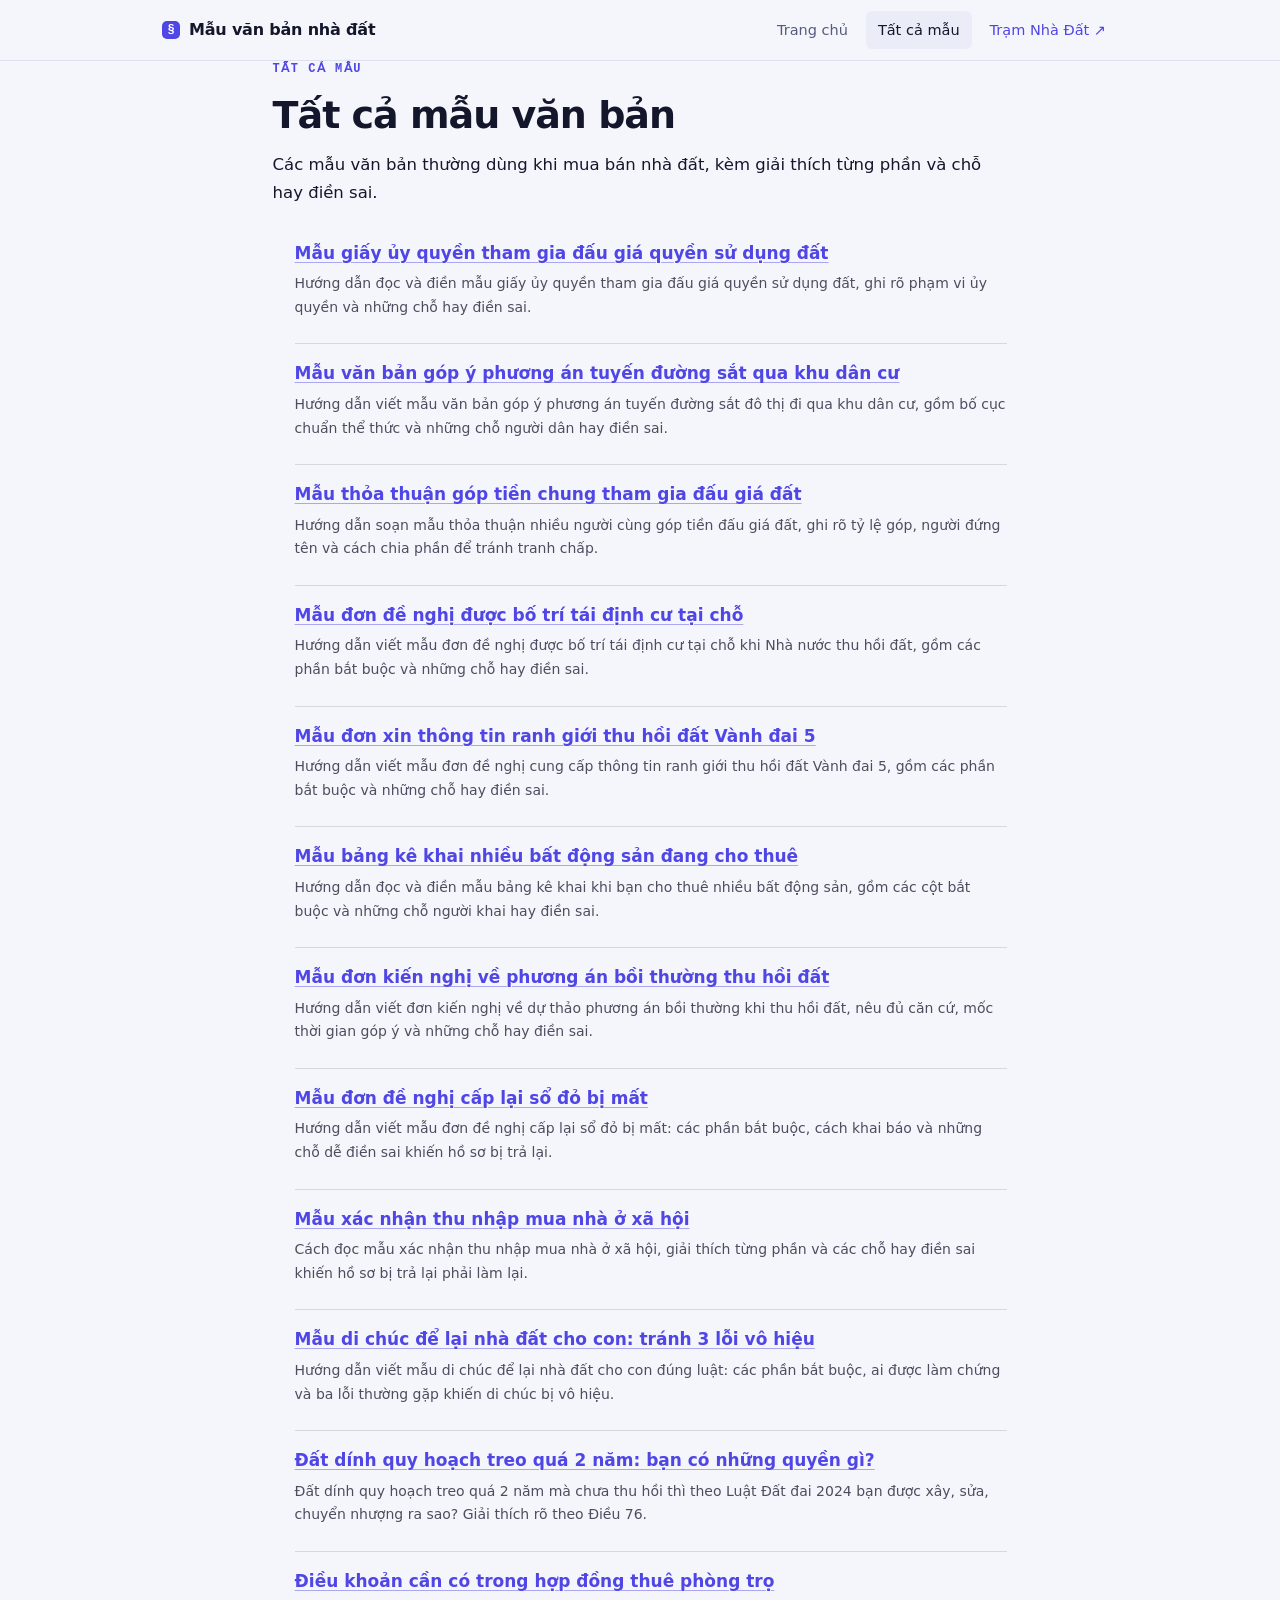
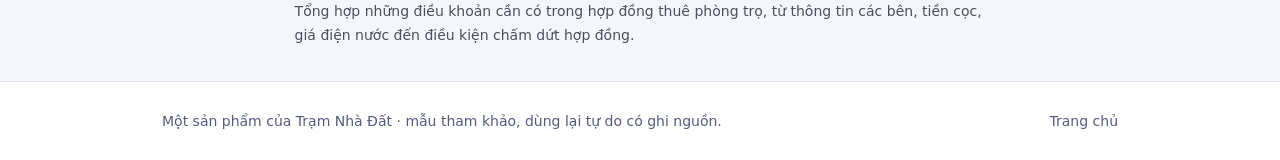
<file: public/mau/index.html>
<!doctype html>
<html lang="vi">
<head>
<meta charset="utf-8" />
<meta name="viewport" content="width=device-width, initial-scale=1" />
<title>Tất cả mẫu văn bản - Mẫu văn bản nhà đất</title>
<meta name="description" content="Các mẫu văn bản thường dùng khi mua bán nhà đất, kèm giải thích từng phần và chỗ hay điền sai." />
<link rel="canonical" href="https://maunhadat.onrender.com/mau/" />
<meta name="robots" content="index, follow, max-image-preview:large" />
<link rel="icon" href="../favicon.svg" type="image/svg+xml" />
<meta property="og:type" content="website" />
<meta property="og:site_name" content="Mẫu văn bản nhà đất" />
<meta property="og:locale" content="vi_VN" />
<meta property="og:title" content="Tất cả mẫu văn bản" />
<meta property="og:url" content="https://maunhadat.onrender.com/mau/" />
<meta property="og:image" content="https://maunhadat.onrender.com/og.png" />
<meta name="twitter:card" content="summary_large_image" />
<meta name="twitter:image" content="https://maunhadat.onrender.com/og.png" />
<link rel="stylesheet" href="../assets/style.css" />
<style>
  .post-list{list-style:none;padding:0;margin:20px 0 0}
  .post-list li{padding:16px 0;border-top:1px solid rgba(0,0,0,.12)}
  .post-list li:first-child{border-top:none}
  .post-list a{font-size:17px;font-weight:600;line-height:1.35}
  .post-list p{margin:5px 0 0;opacity:.75;font-size:14px}
</style>
</head>
<body>
<header class="nav"><div class="wrap"><div class="row">
  <a class="brand" href="../"><span class="dot">§</span>Mẫu văn bản nhà đất</a>
  <nav>
    <a href="../">Trang chủ</a>
    <a href="./" aria-current="page">Tất cả mẫu</a>
    <a class="ext" href="https://tramnhadat.com/" target="_blank" rel="noopener">Trạm Nhà Đất ↗</a>
  </nav>
</div></div></header>

<main class="wrap"><article class="article">
  <p class="cat">Tất cả mẫu</p>
  <h1>Tất cả mẫu văn bản</h1>
  <p>Các mẫu văn bản thường dùng khi mua bán nhà đất, kèm giải thích từng phần và chỗ hay điền sai.</p>
  <ul class="post-list">
    <li><a href="mau-giay-uy-quyen-tham-gia-dau-gia-quyen-su-dung-dat/">Mẫu giấy ủy quyền tham gia đấu giá quyền sử dụng đất</a><p>Hướng dẫn đọc và điền mẫu giấy ủy quyền tham gia đấu giá quyền sử dụng đất, ghi rõ phạm vi ủy quyền và những chỗ hay điền sai.</p></li>
    <li><a href="mau-van-ban-gop-y-phuong-an-tuyen-duong-sat-qua-khu-dan-cu/">Mẫu văn bản góp ý phương án tuyến đường sắt qua khu dân cư</a><p>Hướng dẫn viết mẫu văn bản góp ý phương án tuyến đường sắt đô thị đi qua khu dân cư, gồm bố cục chuẩn thể thức và những chỗ người dân hay điền sai.</p></li>
    <li><a href="mau-thoa-thuan-gop-tien-chung-tham-gia-dau-gia-dat/">Mẫu thỏa thuận góp tiền chung tham gia đấu giá đất</a><p>Hướng dẫn soạn mẫu thỏa thuận nhiều người cùng góp tiền đấu giá đất, ghi rõ tỷ lệ góp, người đứng tên và cách chia phần để tránh tranh chấp.</p></li>
    <li><a href="mau-don-de-nghi-duoc-bo-tri-tai-dinh-cu-tai-cho/">Mẫu đơn đề nghị được bố trí tái định cư tại chỗ</a><p>Hướng dẫn viết mẫu đơn đề nghị được bố trí tái định cư tại chỗ khi Nhà nước thu hồi đất, gồm các phần bắt buộc và những chỗ hay điền sai.</p></li>
    <li><a href="mau-don-xin-thong-tin-ranh-gioi-thu-hoi-dat-vanh-dai-5/">Mẫu đơn xin thông tin ranh giới thu hồi đất Vành đai 5</a><p>Hướng dẫn viết mẫu đơn đề nghị cung cấp thông tin ranh giới thu hồi đất Vành đai 5, gồm các phần bắt buộc và những chỗ hay điền sai.</p></li>
    <li><a href="mau-bang-ke-khai-nhieu-bat-dong-san-dang-cho-thue/">Mẫu bảng kê khai nhiều bất động sản đang cho thuê</a><p>Hướng dẫn đọc và điền mẫu bảng kê khai khi bạn cho thuê nhiều bất động sản, gồm các cột bắt buộc và những chỗ người khai hay điền sai.</p></li>
    <li><a href="mau-don-kien-nghi-ve-phuong-an-boi-thuong-thu-hoi-dat/">Mẫu đơn kiến nghị về phương án bồi thường thu hồi đất</a><p>Hướng dẫn viết đơn kiến nghị về dự thảo phương án bồi thường khi thu hồi đất, nêu đủ căn cứ, mốc thời gian góp ý và những chỗ hay điền sai.</p></li>
    <li><a href="mau-don-de-nghi-cap-lai-so-do-bi-mat/">Mẫu đơn đề nghị cấp lại sổ đỏ bị mất</a><p>Hướng dẫn viết mẫu đơn đề nghị cấp lại sổ đỏ bị mất: các phần bắt buộc, cách khai báo và những chỗ dễ điền sai khiến hồ sơ bị trả lại.</p></li>
    <li><a href="mau-xac-nhan-thu-nhap-mua-nha-o-xa-hoi/">Mẫu xác nhận thu nhập mua nhà ở xã hội</a><p>Cách đọc mẫu xác nhận thu nhập mua nhà ở xã hội, giải thích từng phần và các chỗ hay điền sai khiến hồ sơ bị trả lại phải làm lại.</p></li>
    <li><a href="mau-di-chuc-de-lai-nha-dat-cho-con-tranh-3-loi-vo-hieu/">Mẫu di chúc để lại nhà đất cho con: tránh 3 lỗi vô hiệu</a><p>Hướng dẫn viết mẫu di chúc để lại nhà đất cho con đúng luật: các phần bắt buộc, ai được làm chứng và ba lỗi thường gặp khiến di chúc bị vô hiệu.</p></li>
    <li><a href="dat-dinh-quy-hoach-treo-qua-2-nam-ban-co-nhung-quyen-gi/">Đất dính quy hoạch treo quá 2 năm: bạn có những quyền gì?</a><p>Đất dính quy hoạch treo quá 2 năm mà chưa thu hồi thì theo Luật Đất đai 2024 bạn được xây, sửa, chuyển nhượng ra sao? Giải thích rõ theo Điều 76.</p></li>
    <li><a href="dieu-khoan-can-co-trong-hop-dong-thue-phong-tro/">Điều khoản cần có trong hợp đồng thuê phòng trọ</a><p>Tổng hợp những điều khoản cần có trong hợp đồng thuê phòng trọ, từ thông tin các bên, tiền cọc, giá điện nước đến điều kiện chấm dứt hợp đồng.</p></li>
  </ul>
</article></main>

<footer><div class="wrap">
  <span>Một sản phẩm của <a href="https://tramnhadat.com/" target="_blank" rel="noopener">Trạm Nhà Đất</a> · mẫu tham khảo, dùng lại tự do có ghi nguồn.</span>
  <a href="../">Trang chủ</a>
</div></footer>
</body>
</html>
</file>
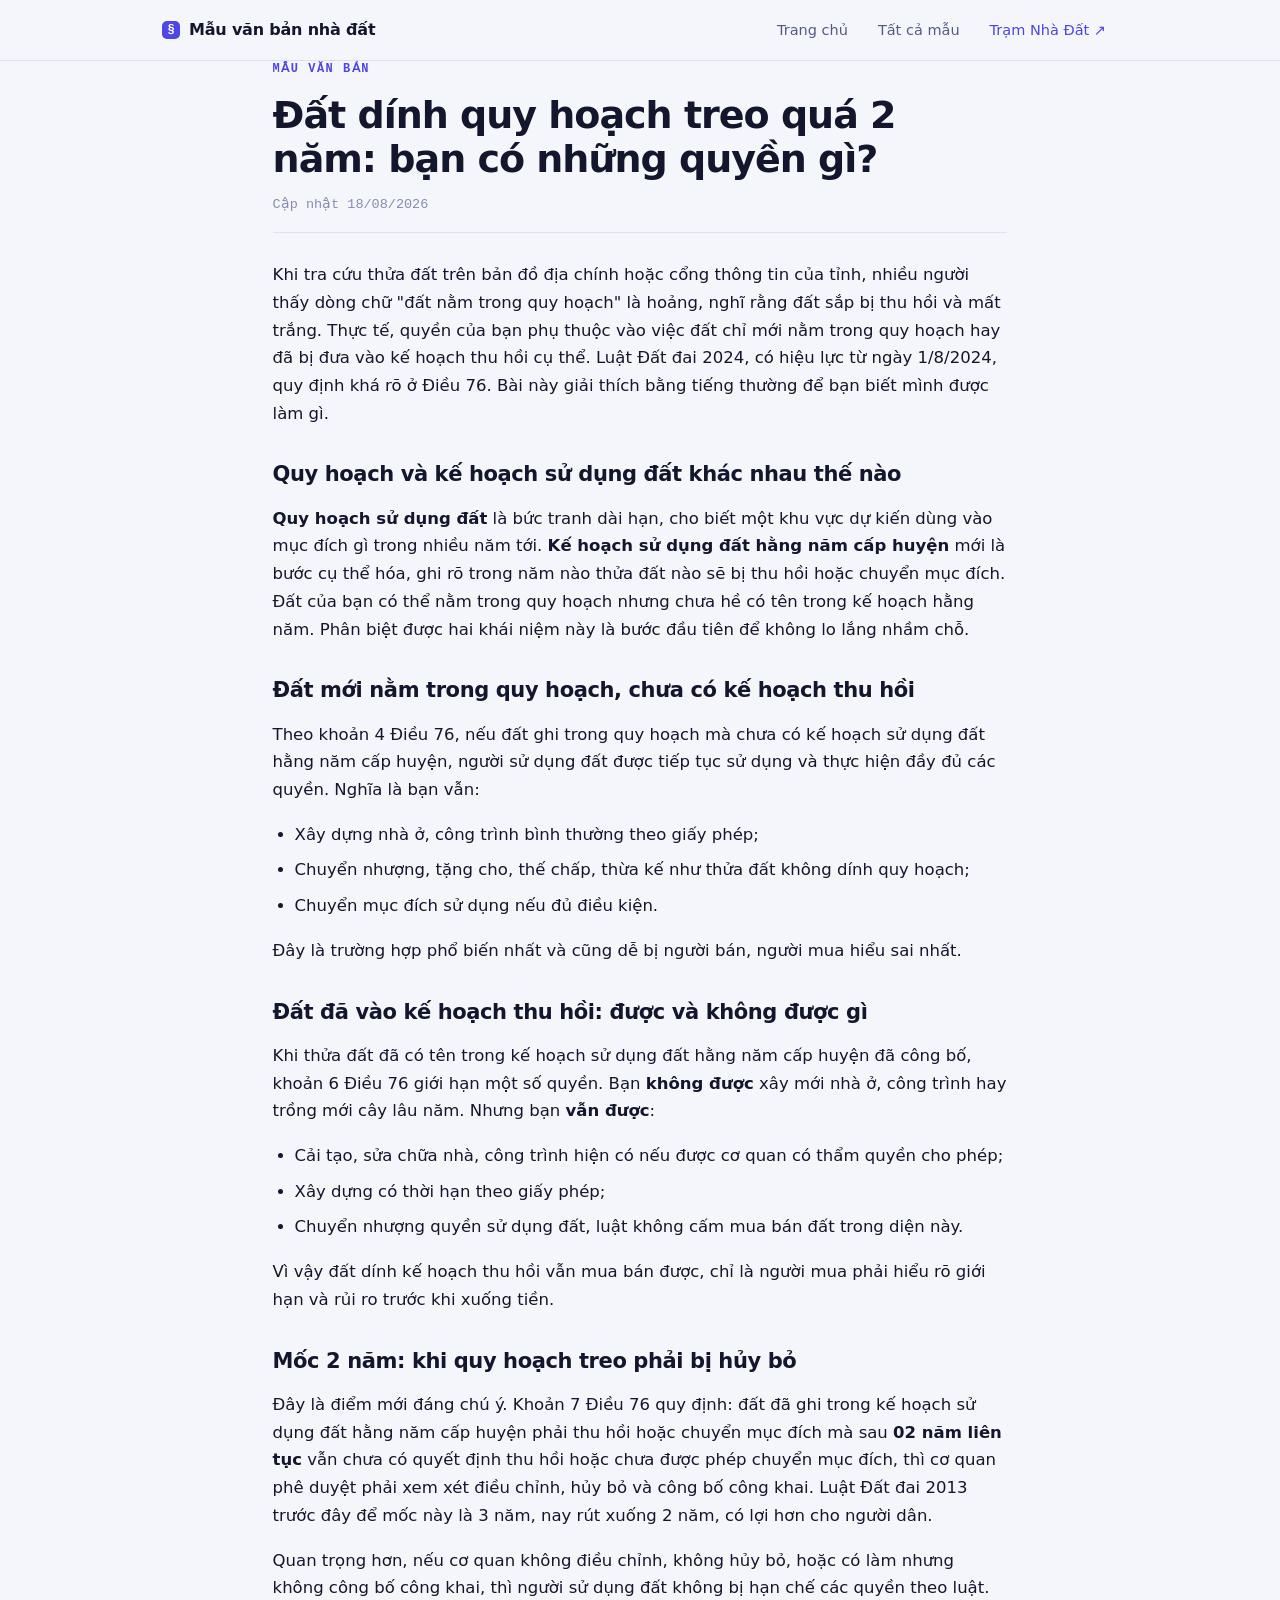
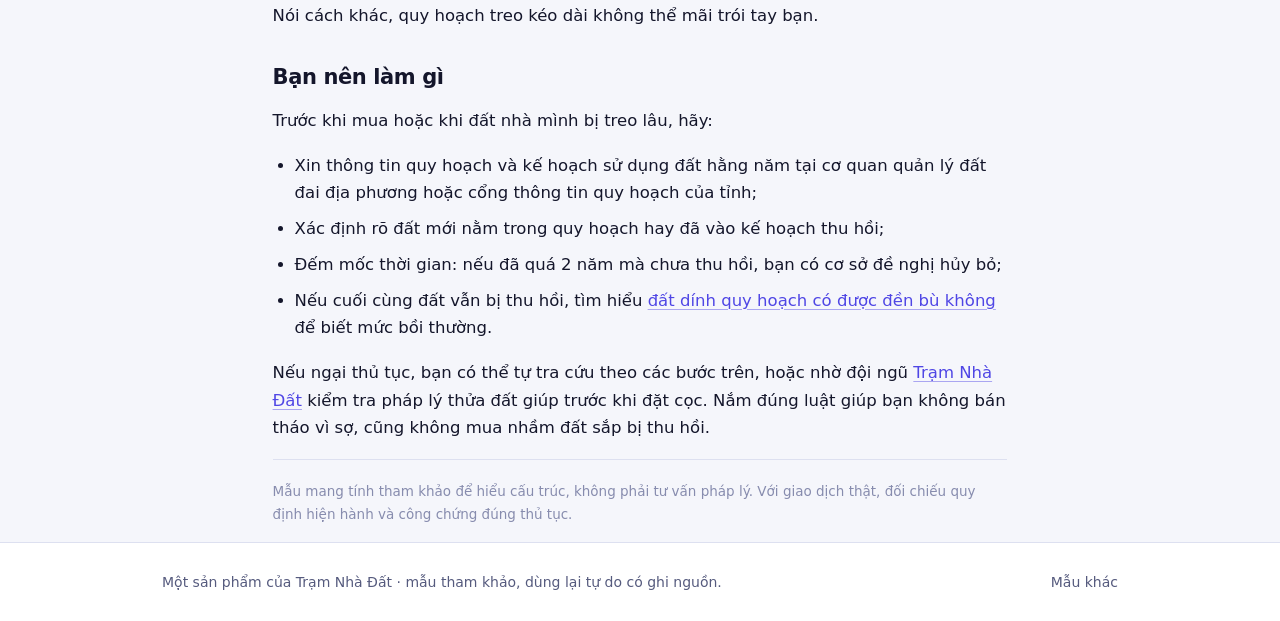
<file: public/mau/dat-dinh-quy-hoach-treo-qua-2-nam-ban-co-nhung-quyen-gi/index.html>
<!doctype html>
<html lang="vi">
<head>
<meta charset="utf-8" />
<meta name="viewport" content="width=device-width, initial-scale=1" />
<title>Đất dính quy hoạch treo quá 2 năm: bạn có những quyền gì?</title>
<meta name="description" content="Đất dính quy hoạch treo quá 2 năm mà chưa thu hồi thì theo Luật Đất đai 2024 bạn được xây, sửa, chuyển nhượng ra sao? Giải thích rõ theo Điều 76." />
<link rel="canonical" href="https://maunhadat.onrender.com/mau/dat-dinh-quy-hoach-treo-qua-2-nam-ban-co-nhung-quyen-gi/" />
<meta name="robots" content="index, follow, max-image-preview:large" />
<link rel="icon" href="../../favicon.svg" type="image/svg+xml" />
<meta property="og:type" content="article" />
<meta property="og:site_name" content="Mẫu văn bản nhà đất" />
<meta property="og:locale" content="vi_VN" />
<meta property="og:title" content="Đất dính quy hoạch treo quá 2 năm: bạn có những quyền gì?" />
<meta property="og:url" content="https://maunhadat.onrender.com/mau/dat-dinh-quy-hoach-treo-qua-2-nam-ban-co-nhung-quyen-gi/" />
<meta property="og:image" content="https://maunhadat.onrender.com/og.png" />
<meta name="twitter:card" content="summary_large_image" />
<meta name="twitter:image" content="https://maunhadat.onrender.com/og.png" />
<link rel="stylesheet" href="../../assets/style.css" />
<script type="application/ld+json">
{"@context":"https://schema.org","@type":"Article","headline":"Đất dính quy hoạch treo quá 2 năm: bạn có những quyền gì?","datePublished":"2026-08-18","inLanguage":"vi","mainEntityOfPage":"https://maunhadat.onrender.com/mau/dat-dinh-quy-hoach-treo-qua-2-nam-ban-co-nhung-quyen-gi/","publisher":{"@type":"Organization","name":"Mẫu văn bản nhà đất"}}
</script>
</head>
<body>
<header class="nav"><div class="wrap"><div class="row">
  <a class="brand" href="../../"><span class="dot">§</span>Mẫu văn bản nhà đất</a>
  <nav>
    <a href="../../">Trang chủ</a>
    <a href="../">Tất cả mẫu</a>
    <a class="ext" href="https://tramnhadat.com/" target="_blank" rel="noopener">Trạm Nhà Đất ↗</a>
  </nav>
</div></div></header>

<main class="wrap"><article class="article">
  <p class="cat">Mẫu văn bản</p>
  <h1>Đất dính quy hoạch treo quá 2 năm: bạn có những quyền gì?</h1>
  <p class="byline">Cập nhật 18/08/2026</p>

  <p>Khi tra cứu thửa đất trên bản đồ địa chính hoặc cổng thông tin của tỉnh, nhiều người thấy dòng chữ "đất nằm trong quy hoạch" là hoảng, nghĩ rằng đất sắp bị thu hồi và mất trắng. Thực tế, quyền của bạn phụ thuộc vào việc đất chỉ mới nằm trong quy hoạch hay đã bị đưa vào kế hoạch thu hồi cụ thể. Luật Đất đai 2024, có hiệu lực từ ngày 1/8/2024, quy định khá rõ ở Điều 76. Bài này giải thích bằng tiếng thường để bạn biết mình được làm gì.</p>

<h2>Quy hoạch và kế hoạch sử dụng đất khác nhau thế nào</h2>
<p><strong>Quy hoạch sử dụng đất</strong> là bức tranh dài hạn, cho biết một khu vực dự kiến dùng vào mục đích gì trong nhiều năm tới. <strong>Kế hoạch sử dụng đất hằng năm cấp huyện</strong> mới là bước cụ thể hóa, ghi rõ trong năm nào thửa đất nào sẽ bị thu hồi hoặc chuyển mục đích. Đất của bạn có thể nằm trong quy hoạch nhưng chưa hề có tên trong kế hoạch hằng năm. Phân biệt được hai khái niệm này là bước đầu tiên để không lo lắng nhầm chỗ.</p>

<h2>Đất mới nằm trong quy hoạch, chưa có kế hoạch thu hồi</h2>
<p>Theo khoản 4 Điều 76, nếu đất ghi trong quy hoạch mà chưa có kế hoạch sử dụng đất hằng năm cấp huyện, người sử dụng đất được tiếp tục sử dụng và thực hiện đầy đủ các quyền. Nghĩa là bạn vẫn:</p>
<ul>
<li>Xây dựng nhà ở, công trình bình thường theo giấy phép;</li>
<li>Chuyển nhượng, tặng cho, thế chấp, thừa kế như thửa đất không dính quy hoạch;</li>
<li>Chuyển mục đích sử dụng nếu đủ điều kiện.</li>
</ul>
<p>Đây là trường hợp phổ biến nhất và cũng dễ bị người bán, người mua hiểu sai nhất.</p>

<h2>Đất đã vào kế hoạch thu hồi: được và không được gì</h2>
<p>Khi thửa đất đã có tên trong kế hoạch sử dụng đất hằng năm cấp huyện đã công bố, khoản 6 Điều 76 giới hạn một số quyền. Bạn <strong>không được</strong> xây mới nhà ở, công trình hay trồng mới cây lâu năm. Nhưng bạn <strong>vẫn được</strong>:</p>
<ul>
<li>Cải tạo, sửa chữa nhà, công trình hiện có nếu được cơ quan có thẩm quyền cho phép;</li>
<li>Xây dựng có thời hạn theo giấy phép;</li>
<li>Chuyển nhượng quyền sử dụng đất, luật không cấm mua bán đất trong diện này.</li>
</ul>
<p>Vì vậy đất dính kế hoạch thu hồi vẫn mua bán được, chỉ là người mua phải hiểu rõ giới hạn và rủi ro trước khi xuống tiền.</p>

<h2>Mốc 2 năm: khi quy hoạch treo phải bị hủy bỏ</h2>
<p>Đây là điểm mới đáng chú ý. Khoản 7 Điều 76 quy định: đất đã ghi trong kế hoạch sử dụng đất hằng năm cấp huyện phải thu hồi hoặc chuyển mục đích mà sau <strong>02 năm liên tục</strong> vẫn chưa có quyết định thu hồi hoặc chưa được phép chuyển mục đích, thì cơ quan phê duyệt phải xem xét điều chỉnh, hủy bỏ và công bố công khai. Luật Đất đai 2013 trước đây để mốc này là 3 năm, nay rút xuống 2 năm, có lợi hơn cho người dân.</p>
<p>Quan trọng hơn, nếu cơ quan không điều chỉnh, không hủy bỏ, hoặc có làm nhưng không công bố công khai, thì người sử dụng đất không bị hạn chế các quyền theo luật. Nói cách khác, quy hoạch treo kéo dài không thể mãi trói tay bạn.</p>

<h2>Bạn nên làm gì</h2>
<p>Trước khi mua hoặc khi đất nhà mình bị treo lâu, hãy:</p>
<ul>
<li>Xin thông tin quy hoạch và kế hoạch sử dụng đất hằng năm tại cơ quan quản lý đất đai địa phương hoặc cổng thông tin quy hoạch của tỉnh;</li>
<li>Xác định rõ đất mới nằm trong quy hoạch hay đã vào kế hoạch thu hồi;</li>
<li>Đếm mốc thời gian: nếu đã quá 2 năm mà chưa thu hồi, bạn có cơ sở đề nghị hủy bỏ;</li>
<li>Nếu cuối cùng đất vẫn bị thu hồi, tìm hiểu <a href="https://tramnhadat.com/mua-dat-dinh-quy-hoach-co-duoc-den-bu-khong/" target="_blank" rel="noopener">đất dính quy hoạch có được đền bù không</a> để biết mức bồi thường.</li>
</ul>
<p>Nếu ngại thủ tục, bạn có thể tự tra cứu theo các bước trên, hoặc nhờ đội ngũ <a href="https://tramnhadat.com/" target="_blank" rel="noopener">Trạm Nhà Đất</a> kiểm tra pháp lý thửa đất giúp trước khi đặt cọc. Nắm đúng luật giúp bạn không bán tháo vì sợ, cũng không mua nhầm đất sắp bị thu hồi.</p>

  <p class="disclaim">Mẫu mang tính tham khảo để hiểu cấu trúc, không phải tư vấn pháp lý. Với giao dịch thật, đối chiếu quy định hiện hành và công chứng đúng thủ tục.</p>
</article></main>

<footer><div class="wrap">
  <span>Một sản phẩm của <a href="https://tramnhadat.com/" target="_blank" rel="noopener">Trạm Nhà Đất</a> · mẫu tham khảo, dùng lại tự do có ghi nguồn.</span>
  <a href="../">Mẫu khác</a>
</div></footer>
</body>
</html>
</file>
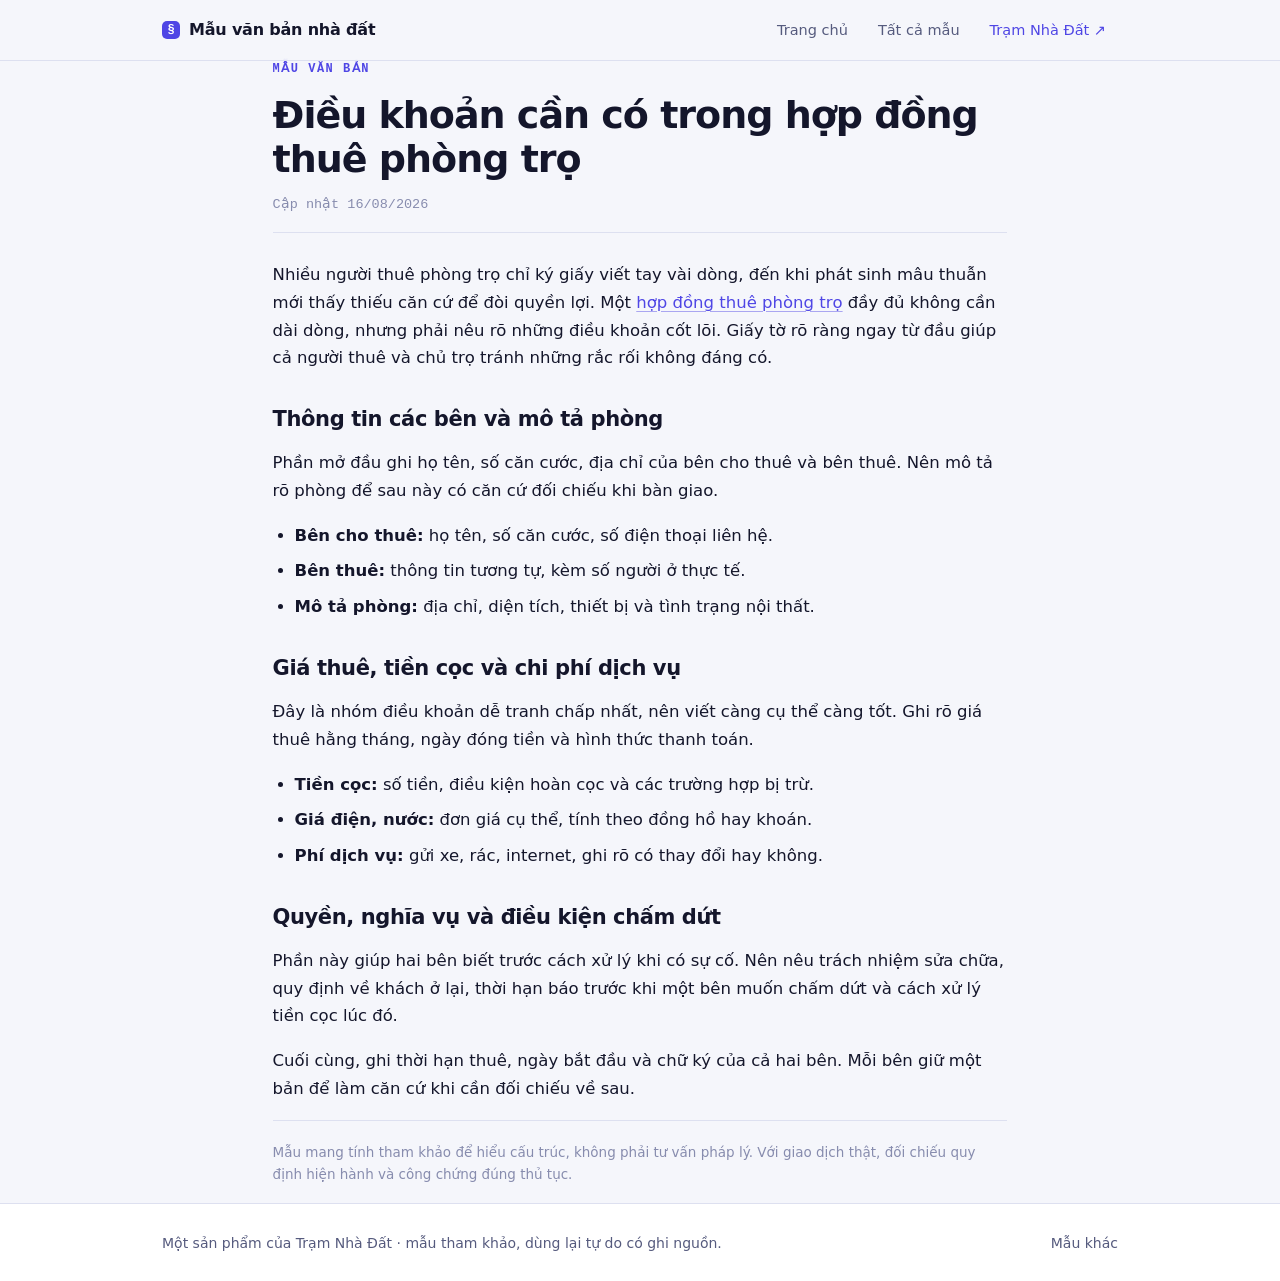
<file: public/mau/dieu-khoan-can-co-trong-hop-dong-thue-phong-tro/index.html>
<!doctype html>
<html lang="vi">
<head>
<meta charset="utf-8" />
<meta name="viewport" content="width=device-width, initial-scale=1" />
<title>Điều khoản cần có trong hợp đồng thuê phòng trọ</title>
<meta name="description" content="Tổng hợp những điều khoản cần có trong hợp đồng thuê phòng trọ, từ thông tin các bên, tiền cọc, giá điện nước đến điều kiện chấm dứt hợp đồng." />
<link rel="canonical" href="https://maunhadat.onrender.com/mau/dieu-khoan-can-co-trong-hop-dong-thue-phong-tro/" />
<meta name="robots" content="index, follow, max-image-preview:large" />
<link rel="icon" href="../../favicon.svg" type="image/svg+xml" />
<meta property="og:type" content="article" />
<meta property="og:site_name" content="Mẫu văn bản nhà đất" />
<meta property="og:locale" content="vi_VN" />
<meta property="og:title" content="Điều khoản cần có trong hợp đồng thuê phòng trọ" />
<meta property="og:url" content="https://maunhadat.onrender.com/mau/dieu-khoan-can-co-trong-hop-dong-thue-phong-tro/" />
<meta property="og:image" content="https://maunhadat.onrender.com/og.png" />
<meta name="twitter:card" content="summary_large_image" />
<meta name="twitter:image" content="https://maunhadat.onrender.com/og.png" />
<link rel="stylesheet" href="../../assets/style.css" />
<script type="application/ld+json">
{"@context":"https://schema.org","@type":"Article","headline":"Điều khoản cần có trong hợp đồng thuê phòng trọ","datePublished":"2026-08-16","inLanguage":"vi","mainEntityOfPage":"https://maunhadat.onrender.com/mau/dieu-khoan-can-co-trong-hop-dong-thue-phong-tro/","publisher":{"@type":"Organization","name":"Mẫu văn bản nhà đất"}}
</script>
</head>
<body>
<header class="nav"><div class="wrap"><div class="row">
  <a class="brand" href="../../"><span class="dot">§</span>Mẫu văn bản nhà đất</a>
  <nav>
    <a href="../../">Trang chủ</a>
    <a href="../">Tất cả mẫu</a>
    <a class="ext" href="https://tramnhadat.com/" target="_blank" rel="noopener">Trạm Nhà Đất ↗</a>
  </nav>
</div></div></header>

<main class="wrap"><article class="article">
  <p class="cat">Mẫu văn bản</p>
  <h1>Điều khoản cần có trong hợp đồng thuê phòng trọ</h1>
  <p class="byline">Cập nhật 16/08/2026</p>

  <p>Nhiều người thuê phòng trọ chỉ ký giấy viết tay vài dòng, đến khi phát sinh mâu thuẫn mới thấy thiếu căn cứ để đòi quyền lợi. Một <a href="https://tramnhadat.com/hop-dong-thue-phong-tro/" target="_blank" rel="noopener">hợp đồng thuê phòng trọ</a> đầy đủ không cần dài dòng, nhưng phải nêu rõ những điều khoản cốt lõi. Giấy tờ rõ ràng ngay từ đầu giúp cả người thuê và chủ trọ tránh những rắc rối không đáng có.</p>

<h2>Thông tin các bên và mô tả phòng</h2>
<p>Phần mở đầu ghi họ tên, số căn cước, địa chỉ của bên cho thuê và bên thuê. Nên mô tả rõ phòng để sau này có căn cứ đối chiếu khi bàn giao.</p>
<ul>
<li><strong>Bên cho thuê:</strong> họ tên, số căn cước, số điện thoại liên hệ.</li>
<li><strong>Bên thuê:</strong> thông tin tương tự, kèm số người ở thực tế.</li>
<li><strong>Mô tả phòng:</strong> địa chỉ, diện tích, thiết bị và tình trạng nội thất.</li>
</ul>

<h2>Giá thuê, tiền cọc và chi phí dịch vụ</h2>
<p>Đây là nhóm điều khoản dễ tranh chấp nhất, nên viết càng cụ thể càng tốt. Ghi rõ giá thuê hằng tháng, ngày đóng tiền và hình thức thanh toán.</p>
<ul>
<li><strong>Tiền cọc:</strong> số tiền, điều kiện hoàn cọc và các trường hợp bị trừ.</li>
<li><strong>Giá điện, nước:</strong> đơn giá cụ thể, tính theo đồng hồ hay khoán.</li>
<li><strong>Phí dịch vụ:</strong> gửi xe, rác, internet, ghi rõ có thay đổi hay không.</li>
</ul>

<h2>Quyền, nghĩa vụ và điều kiện chấm dứt</h2>
<p>Phần này giúp hai bên biết trước cách xử lý khi có sự cố. Nên nêu trách nhiệm sửa chữa, quy định về khách ở lại, thời hạn báo trước khi một bên muốn chấm dứt và cách xử lý tiền cọc lúc đó.</p>
<p>Cuối cùng, ghi thời hạn thuê, ngày bắt đầu và chữ ký của cả hai bên. Mỗi bên giữ một bản để làm căn cứ khi cần đối chiếu về sau.</p>

  <p class="disclaim">Mẫu mang tính tham khảo để hiểu cấu trúc, không phải tư vấn pháp lý. Với giao dịch thật, đối chiếu quy định hiện hành và công chứng đúng thủ tục.</p>
</article></main>

<footer><div class="wrap">
  <span>Một sản phẩm của <a href="https://tramnhadat.com/" target="_blank" rel="noopener">Trạm Nhà Đất</a> · mẫu tham khảo, dùng lại tự do có ghi nguồn.</span>
  <a href="../">Mẫu khác</a>
</div></footer>
</body>
</html>
</file>
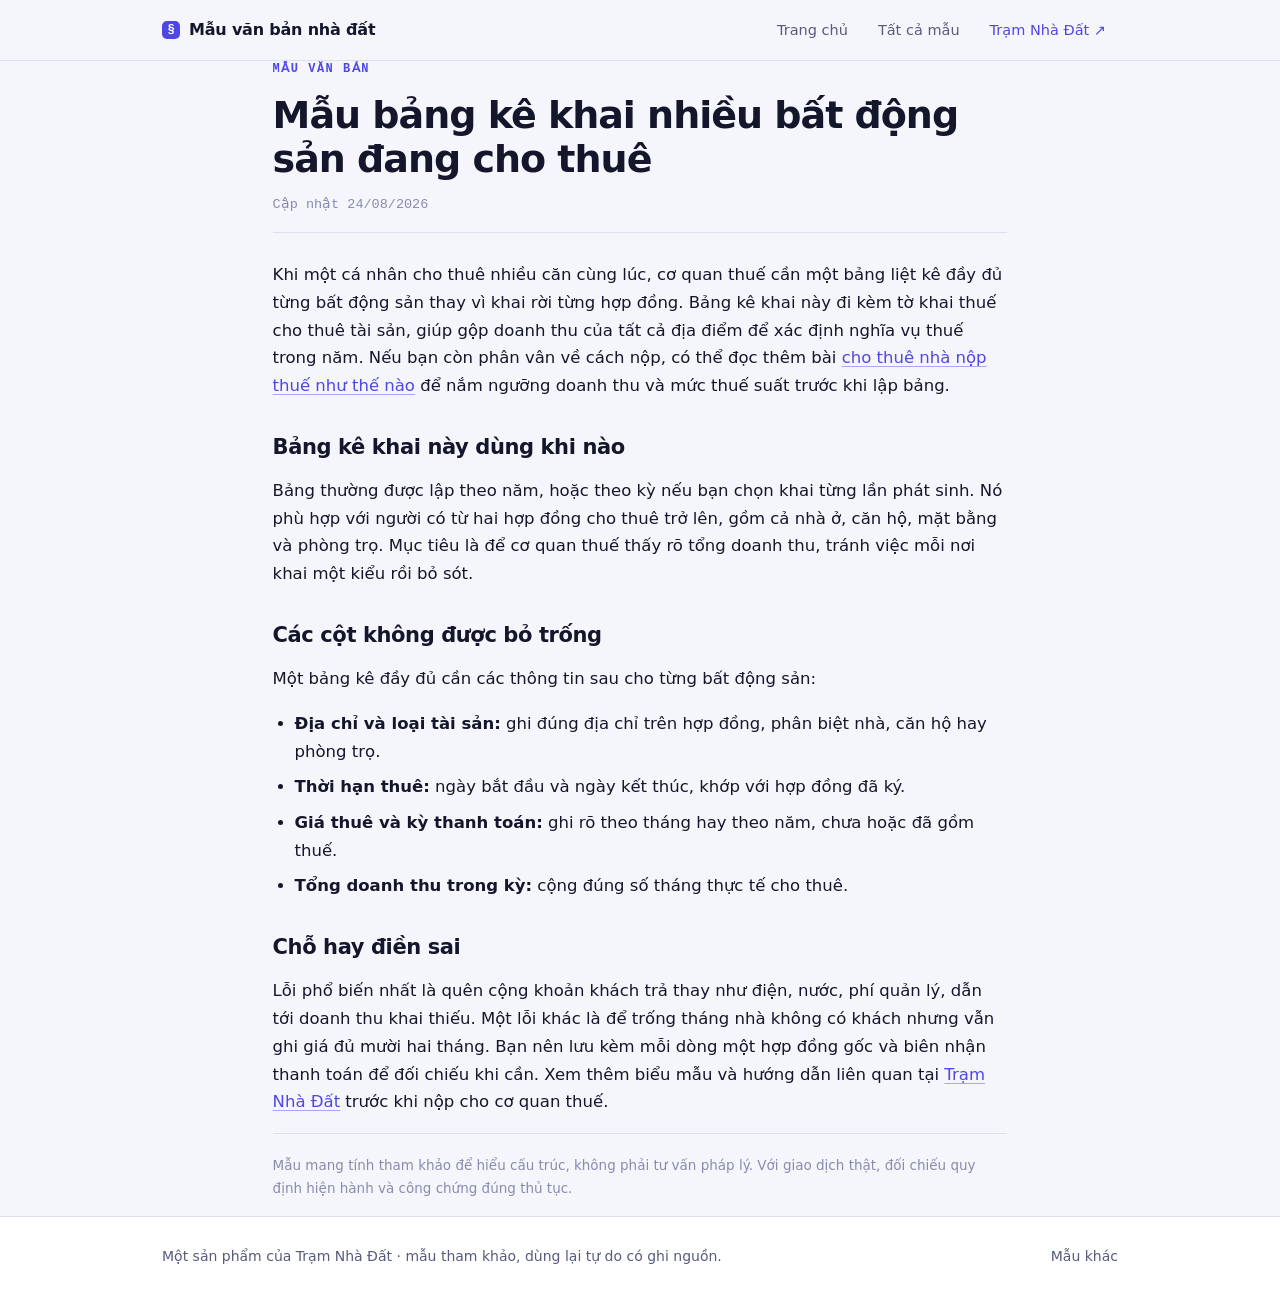
<file: public/mau/mau-bang-ke-khai-nhieu-bat-dong-san-dang-cho-thue/index.html>
<!doctype html>
<html lang="vi">
<head>
<meta charset="utf-8" />
<meta name="viewport" content="width=device-width, initial-scale=1" />
<title>Mẫu bảng kê khai nhiều bất động sản đang cho thuê</title>
<meta name="description" content="Hướng dẫn đọc và điền mẫu bảng kê khai khi bạn cho thuê nhiều bất động sản, gồm các cột bắt buộc và những chỗ người khai hay điền sai." />
<link rel="canonical" href="https://maunhadat.onrender.com/mau/mau-bang-ke-khai-nhieu-bat-dong-san-dang-cho-thue/" />
<meta name="robots" content="index, follow, max-image-preview:large" />
<link rel="icon" href="../../favicon.svg" type="image/svg+xml" />
<meta property="og:type" content="article" />
<meta property="og:site_name" content="Mẫu văn bản nhà đất" />
<meta property="og:locale" content="vi_VN" />
<meta property="og:title" content="Mẫu bảng kê khai nhiều bất động sản đang cho thuê" />
<meta property="og:url" content="https://maunhadat.onrender.com/mau/mau-bang-ke-khai-nhieu-bat-dong-san-dang-cho-thue/" />
<meta property="og:image" content="https://maunhadat.onrender.com/og.png" />
<meta name="twitter:card" content="summary_large_image" />
<meta name="twitter:image" content="https://maunhadat.onrender.com/og.png" />
<link rel="stylesheet" href="../../assets/style.css" />
<script type="application/ld+json">
{"@context":"https://schema.org","@type":"Article","headline":"Mẫu bảng kê khai nhiều bất động sản đang cho thuê","datePublished":"2026-08-24","inLanguage":"vi","mainEntityOfPage":"https://maunhadat.onrender.com/mau/mau-bang-ke-khai-nhieu-bat-dong-san-dang-cho-thue/","publisher":{"@type":"Organization","name":"Mẫu văn bản nhà đất"}}
</script>
</head>
<body>
<header class="nav"><div class="wrap"><div class="row">
  <a class="brand" href="../../"><span class="dot">§</span>Mẫu văn bản nhà đất</a>
  <nav>
    <a href="../../">Trang chủ</a>
    <a href="../">Tất cả mẫu</a>
    <a class="ext" href="https://tramnhadat.com/" target="_blank" rel="noopener">Trạm Nhà Đất ↗</a>
  </nav>
</div></div></header>

<main class="wrap"><article class="article">
  <p class="cat">Mẫu văn bản</p>
  <h1>Mẫu bảng kê khai nhiều bất động sản đang cho thuê</h1>
  <p class="byline">Cập nhật 24/08/2026</p>

  <p>Khi một cá nhân cho thuê nhiều căn cùng lúc, cơ quan thuế cần một bảng liệt kê đầy đủ từng bất động sản thay vì khai rời từng hợp đồng. Bảng kê khai này đi kèm tờ khai thuế cho thuê tài sản, giúp gộp doanh thu của tất cả địa điểm để xác định nghĩa vụ thuế trong năm. Nếu bạn còn phân vân về cách nộp, có thể đọc thêm bài <a href="https://tramnhadat.com/cho-thue-nha-nop-thue-nhu-the-nao/" target="_blank" rel="noopener">cho thuê nhà nộp thuế như thế nào</a> để nắm ngưỡng doanh thu và mức thuế suất trước khi lập bảng.</p>

<h2>Bảng kê khai này dùng khi nào</h2>
<p>Bảng thường được lập theo năm, hoặc theo kỳ nếu bạn chọn khai từng lần phát sinh. Nó phù hợp với người có từ hai hợp đồng cho thuê trở lên, gồm cả nhà ở, căn hộ, mặt bằng và phòng trọ. Mục tiêu là để cơ quan thuế thấy rõ tổng doanh thu, tránh việc mỗi nơi khai một kiểu rồi bỏ sót.</p>

<h2>Các cột không được bỏ trống</h2>
<p>Một bảng kê đầy đủ cần các thông tin sau cho từng bất động sản:</p>
<ul>
<li><strong>Địa chỉ và loại tài sản:</strong> ghi đúng địa chỉ trên hợp đồng, phân biệt nhà, căn hộ hay phòng trọ.</li>
<li><strong>Thời hạn thuê:</strong> ngày bắt đầu và ngày kết thúc, khớp với hợp đồng đã ký.</li>
<li><strong>Giá thuê và kỳ thanh toán:</strong> ghi rõ theo tháng hay theo năm, chưa hoặc đã gồm thuế.</li>
<li><strong>Tổng doanh thu trong kỳ:</strong> cộng đúng số tháng thực tế cho thuê.</li>
</ul>

<h2>Chỗ hay điền sai</h2>
<p>Lỗi phổ biến nhất là quên cộng khoản khách trả thay như điện, nước, phí quản lý, dẫn tới doanh thu khai thiếu. Một lỗi khác là để trống tháng nhà không có khách nhưng vẫn ghi giá đủ mười hai tháng. Bạn nên lưu kèm mỗi dòng một hợp đồng gốc và biên nhận thanh toán để đối chiếu khi cần. Xem thêm biểu mẫu và hướng dẫn liên quan tại <a href="https://tramnhadat.com/" target="_blank" rel="noopener">Trạm Nhà Đất</a> trước khi nộp cho cơ quan thuế.</p>

  <p class="disclaim">Mẫu mang tính tham khảo để hiểu cấu trúc, không phải tư vấn pháp lý. Với giao dịch thật, đối chiếu quy định hiện hành và công chứng đúng thủ tục.</p>
</article></main>

<footer><div class="wrap">
  <span>Một sản phẩm của <a href="https://tramnhadat.com/" target="_blank" rel="noopener">Trạm Nhà Đất</a> · mẫu tham khảo, dùng lại tự do có ghi nguồn.</span>
  <a href="../">Mẫu khác</a>
</div></footer>
</body>
</html>
</file>
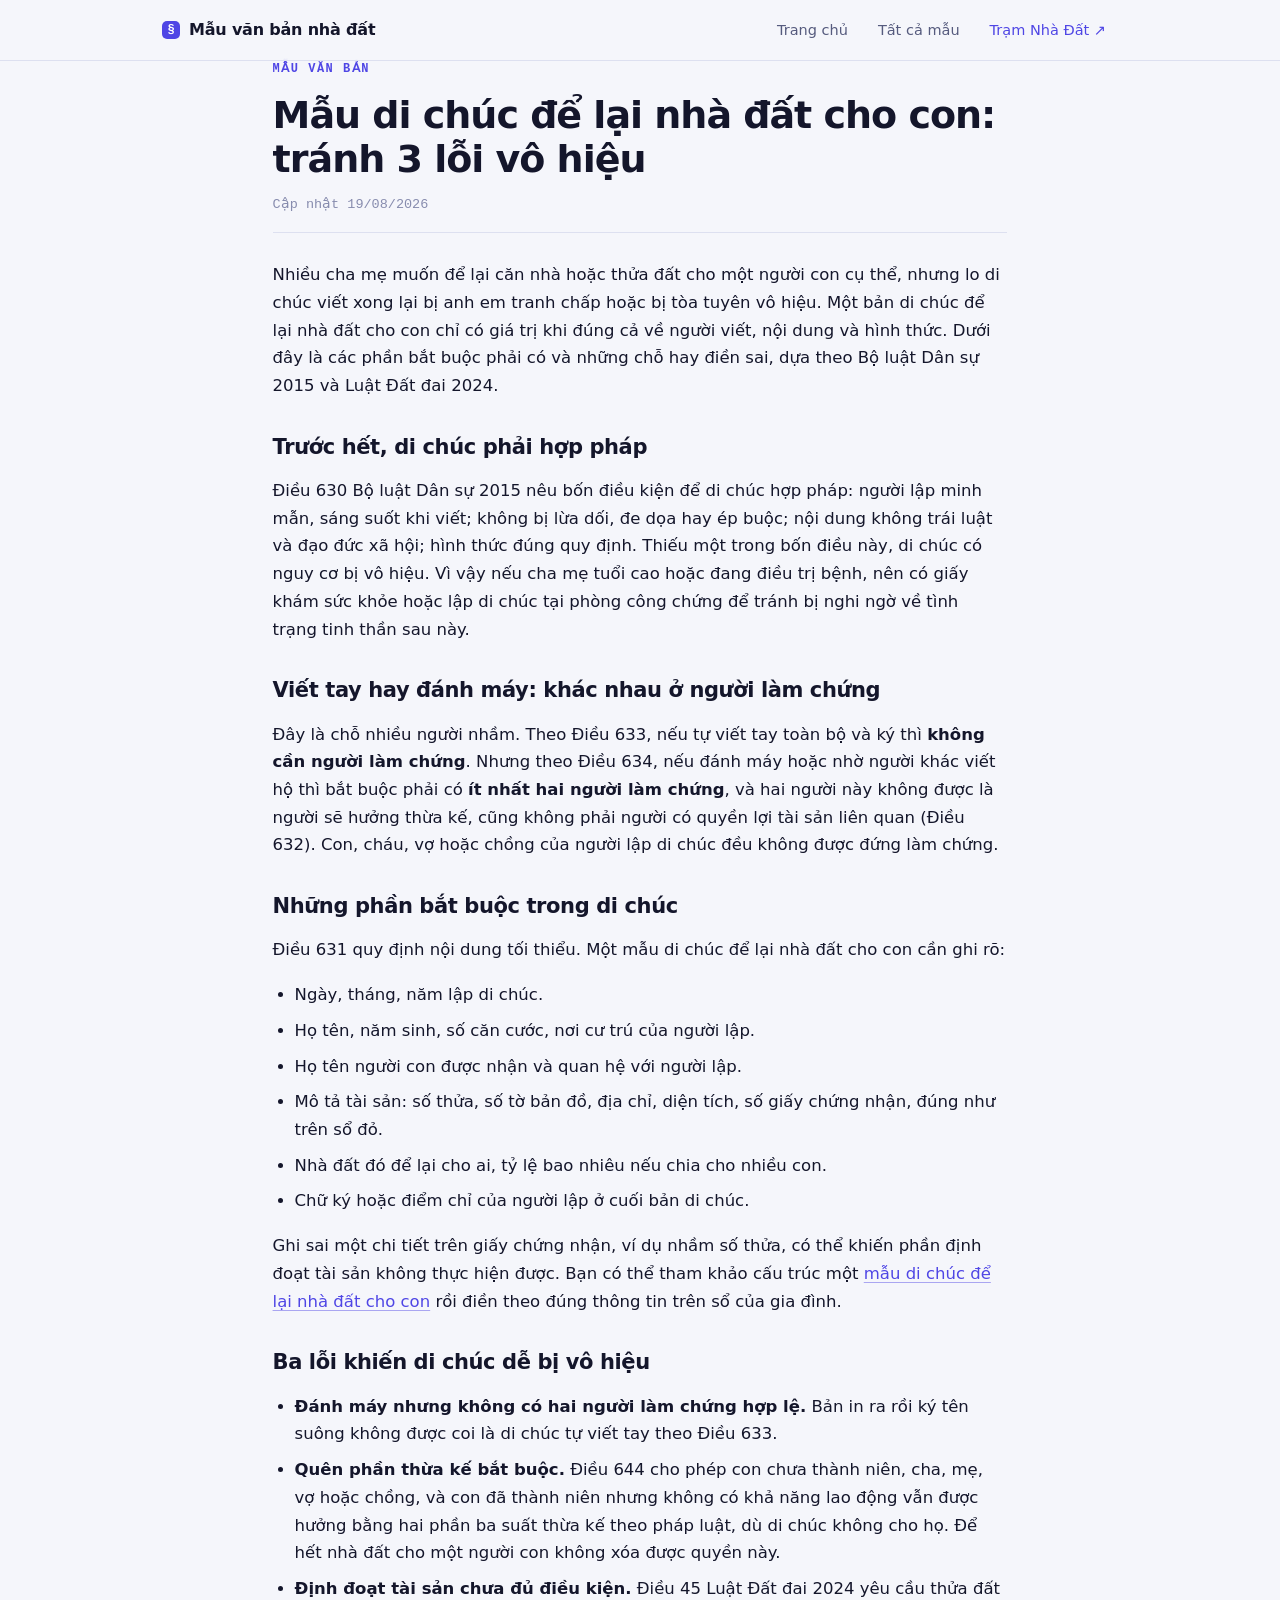
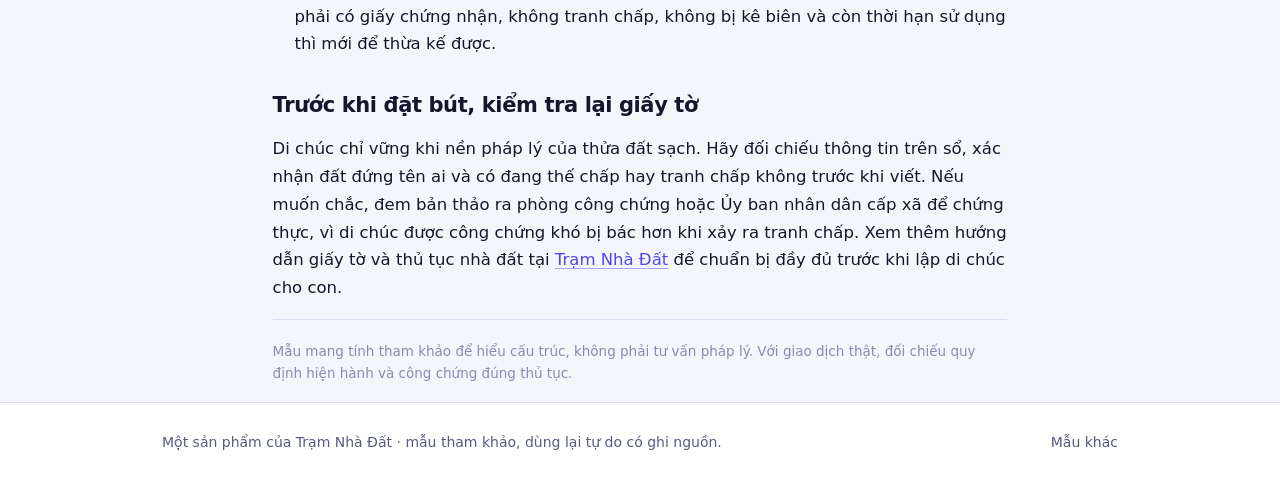
<file: public/mau/mau-di-chuc-de-lai-nha-dat-cho-con-tranh-3-loi-vo-hieu/index.html>
<!doctype html>
<html lang="vi">
<head>
<meta charset="utf-8" />
<meta name="viewport" content="width=device-width, initial-scale=1" />
<title>Mẫu di chúc để lại nhà đất cho con: tránh 3 lỗi vô hiệu</title>
<meta name="description" content="Hướng dẫn viết mẫu di chúc để lại nhà đất cho con đúng luật: các phần bắt buộc, ai được làm chứng và ba lỗi thường gặp khiến di chúc bị vô hiệu." />
<link rel="canonical" href="https://maunhadat.onrender.com/mau/mau-di-chuc-de-lai-nha-dat-cho-con-tranh-3-loi-vo-hieu/" />
<meta name="robots" content="index, follow, max-image-preview:large" />
<link rel="icon" href="../../favicon.svg" type="image/svg+xml" />
<meta property="og:type" content="article" />
<meta property="og:site_name" content="Mẫu văn bản nhà đất" />
<meta property="og:locale" content="vi_VN" />
<meta property="og:title" content="Mẫu di chúc để lại nhà đất cho con: tránh 3 lỗi vô hiệu" />
<meta property="og:url" content="https://maunhadat.onrender.com/mau/mau-di-chuc-de-lai-nha-dat-cho-con-tranh-3-loi-vo-hieu/" />
<meta property="og:image" content="https://maunhadat.onrender.com/og.png" />
<meta name="twitter:card" content="summary_large_image" />
<meta name="twitter:image" content="https://maunhadat.onrender.com/og.png" />
<link rel="stylesheet" href="../../assets/style.css" />
<script type="application/ld+json">
{"@context":"https://schema.org","@type":"Article","headline":"Mẫu di chúc để lại nhà đất cho con: tránh 3 lỗi vô hiệu","datePublished":"2026-08-19","inLanguage":"vi","mainEntityOfPage":"https://maunhadat.onrender.com/mau/mau-di-chuc-de-lai-nha-dat-cho-con-tranh-3-loi-vo-hieu/","publisher":{"@type":"Organization","name":"Mẫu văn bản nhà đất"}}
</script>
</head>
<body>
<header class="nav"><div class="wrap"><div class="row">
  <a class="brand" href="../../"><span class="dot">§</span>Mẫu văn bản nhà đất</a>
  <nav>
    <a href="../../">Trang chủ</a>
    <a href="../">Tất cả mẫu</a>
    <a class="ext" href="https://tramnhadat.com/" target="_blank" rel="noopener">Trạm Nhà Đất ↗</a>
  </nav>
</div></div></header>

<main class="wrap"><article class="article">
  <p class="cat">Mẫu văn bản</p>
  <h1>Mẫu di chúc để lại nhà đất cho con: tránh 3 lỗi vô hiệu</h1>
  <p class="byline">Cập nhật 19/08/2026</p>

  <p>Nhiều cha mẹ muốn để lại căn nhà hoặc thửa đất cho một người con cụ thể, nhưng lo di chúc viết xong lại bị anh em tranh chấp hoặc bị tòa tuyên vô hiệu. Một bản di chúc để lại nhà đất cho con chỉ có giá trị khi đúng cả về người viết, nội dung và hình thức. Dưới đây là các phần bắt buộc phải có và những chỗ hay điền sai, dựa theo Bộ luật Dân sự 2015 và Luật Đất đai 2024.</p>

<h2>Trước hết, di chúc phải hợp pháp</h2>
<p>Điều 630 Bộ luật Dân sự 2015 nêu bốn điều kiện để di chúc hợp pháp: người lập minh mẫn, sáng suốt khi viết; không bị lừa dối, đe dọa hay ép buộc; nội dung không trái luật và đạo đức xã hội; hình thức đúng quy định. Thiếu một trong bốn điều này, di chúc có nguy cơ bị vô hiệu. Vì vậy nếu cha mẹ tuổi cao hoặc đang điều trị bệnh, nên có giấy khám sức khỏe hoặc lập di chúc tại phòng công chứng để tránh bị nghi ngờ về tình trạng tinh thần sau này.</p>

<h2>Viết tay hay đánh máy: khác nhau ở người làm chứng</h2>
<p>Đây là chỗ nhiều người nhầm. Theo Điều 633, nếu tự viết tay toàn bộ và ký thì <strong>không cần người làm chứng</strong>. Nhưng theo Điều 634, nếu đánh máy hoặc nhờ người khác viết hộ thì bắt buộc phải có <strong>ít nhất hai người làm chứng</strong>, và hai người này không được là người sẽ hưởng thừa kế, cũng không phải người có quyền lợi tài sản liên quan (Điều 632). Con, cháu, vợ hoặc chồng của người lập di chúc đều không được đứng làm chứng.</p>

<h2>Những phần bắt buộc trong di chúc</h2>
<p>Điều 631 quy định nội dung tối thiểu. Một mẫu di chúc để lại nhà đất cho con cần ghi rõ:</p>
<ul>
<li>Ngày, tháng, năm lập di chúc.</li>
<li>Họ tên, năm sinh, số căn cước, nơi cư trú của người lập.</li>
<li>Họ tên người con được nhận và quan hệ với người lập.</li>
<li>Mô tả tài sản: số thửa, số tờ bản đồ, địa chỉ, diện tích, số giấy chứng nhận, đúng như trên sổ đỏ.</li>
<li>Nhà đất đó để lại cho ai, tỷ lệ bao nhiêu nếu chia cho nhiều con.</li>
<li>Chữ ký hoặc điểm chỉ của người lập ở cuối bản di chúc.</li>
</ul>
<p>Ghi sai một chi tiết trên giấy chứng nhận, ví dụ nhầm số thửa, có thể khiến phần định đoạt tài sản không thực hiện được. Bạn có thể tham khảo cấu trúc một <a href="https://tramnhadat.com/mau-di-chuc-thua-ke-nha-dat-cho-con/" target="_blank" rel="noopener">mẫu di chúc để lại nhà đất cho con</a> rồi điền theo đúng thông tin trên sổ của gia đình.</p>

<h2>Ba lỗi khiến di chúc dễ bị vô hiệu</h2>
<ul>
<li><strong>Đánh máy nhưng không có hai người làm chứng hợp lệ.</strong> Bản in ra rồi ký tên suông không được coi là di chúc tự viết tay theo Điều 633.</li>
<li><strong>Quên phần thừa kế bắt buộc.</strong> Điều 644 cho phép con chưa thành niên, cha, mẹ, vợ hoặc chồng, và con đã thành niên nhưng không có khả năng lao động vẫn được hưởng bằng hai phần ba suất thừa kế theo pháp luật, dù di chúc không cho họ. Để hết nhà đất cho một người con không xóa được quyền này.</li>
<li><strong>Định đoạt tài sản chưa đủ điều kiện.</strong> Điều 45 Luật Đất đai 2024 yêu cầu thửa đất phải có giấy chứng nhận, không tranh chấp, không bị kê biên và còn thời hạn sử dụng thì mới để thừa kế được.</li>
</ul>

<h2>Trước khi đặt bút, kiểm tra lại giấy tờ</h2>
<p>Di chúc chỉ vững khi nền pháp lý của thửa đất sạch. Hãy đối chiếu thông tin trên sổ, xác nhận đất đứng tên ai và có đang thế chấp hay tranh chấp không trước khi viết. Nếu muốn chắc, đem bản thảo ra phòng công chứng hoặc Ủy ban nhân dân cấp xã để chứng thực, vì di chúc được công chứng khó bị bác hơn khi xảy ra tranh chấp. Xem thêm hướng dẫn giấy tờ và thủ tục nhà đất tại <a href="https://tramnhadat.com/" target="_blank" rel="noopener">Trạm Nhà Đất</a> để chuẩn bị đầy đủ trước khi lập di chúc cho con.</p>

  <p class="disclaim">Mẫu mang tính tham khảo để hiểu cấu trúc, không phải tư vấn pháp lý. Với giao dịch thật, đối chiếu quy định hiện hành và công chứng đúng thủ tục.</p>
</article></main>

<footer><div class="wrap">
  <span>Một sản phẩm của <a href="https://tramnhadat.com/" target="_blank" rel="noopener">Trạm Nhà Đất</a> · mẫu tham khảo, dùng lại tự do có ghi nguồn.</span>
  <a href="../">Mẫu khác</a>
</div></footer>
</body>
</html>
</file>
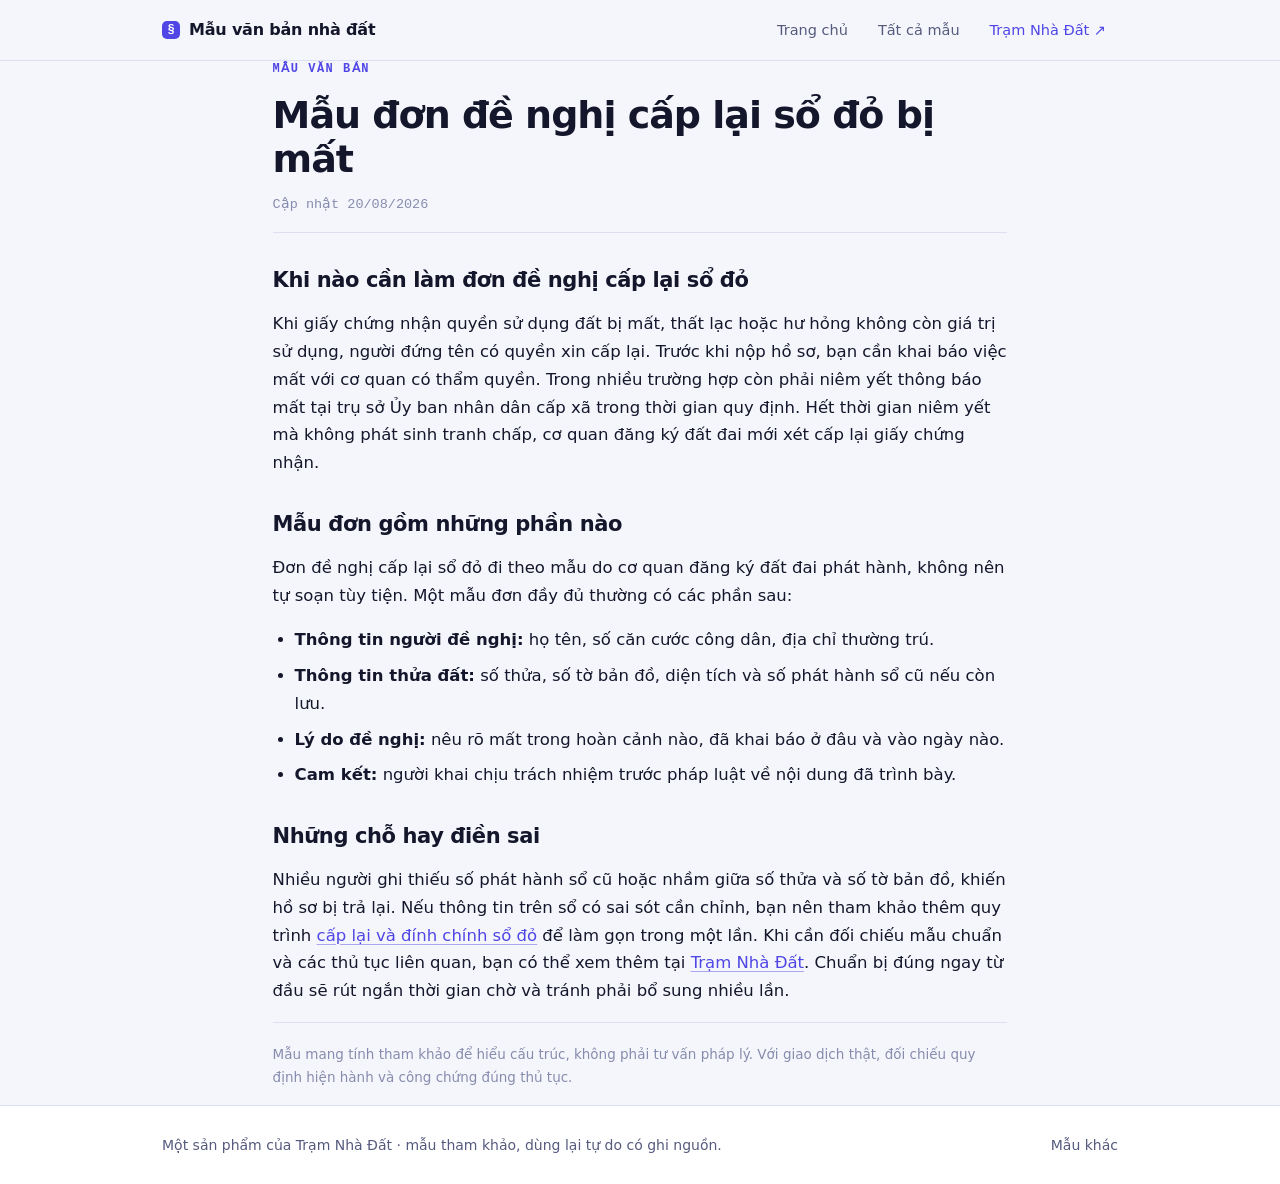
<file: public/mau/mau-don-de-nghi-cap-lai-so-do-bi-mat/index.html>
<!doctype html>
<html lang="vi">
<head>
<meta charset="utf-8" />
<meta name="viewport" content="width=device-width, initial-scale=1" />
<title>Mẫu đơn đề nghị cấp lại sổ đỏ bị mất</title>
<meta name="description" content="Hướng dẫn viết mẫu đơn đề nghị cấp lại sổ đỏ bị mất: các phần bắt buộc, cách khai báo và những chỗ dễ điền sai khiến hồ sơ bị trả lại." />
<link rel="canonical" href="https://maunhadat.onrender.com/mau/mau-don-de-nghi-cap-lai-so-do-bi-mat/" />
<meta name="robots" content="index, follow, max-image-preview:large" />
<link rel="icon" href="../../favicon.svg" type="image/svg+xml" />
<meta property="og:type" content="article" />
<meta property="og:site_name" content="Mẫu văn bản nhà đất" />
<meta property="og:locale" content="vi_VN" />
<meta property="og:title" content="Mẫu đơn đề nghị cấp lại sổ đỏ bị mất" />
<meta property="og:url" content="https://maunhadat.onrender.com/mau/mau-don-de-nghi-cap-lai-so-do-bi-mat/" />
<meta property="og:image" content="https://maunhadat.onrender.com/og.png" />
<meta name="twitter:card" content="summary_large_image" />
<meta name="twitter:image" content="https://maunhadat.onrender.com/og.png" />
<link rel="stylesheet" href="../../assets/style.css" />
<script type="application/ld+json">
{"@context":"https://schema.org","@type":"Article","headline":"Mẫu đơn đề nghị cấp lại sổ đỏ bị mất","datePublished":"2026-08-20","inLanguage":"vi","mainEntityOfPage":"https://maunhadat.onrender.com/mau/mau-don-de-nghi-cap-lai-so-do-bi-mat/","publisher":{"@type":"Organization","name":"Mẫu văn bản nhà đất"}}
</script>
</head>
<body>
<header class="nav"><div class="wrap"><div class="row">
  <a class="brand" href="../../"><span class="dot">§</span>Mẫu văn bản nhà đất</a>
  <nav>
    <a href="../../">Trang chủ</a>
    <a href="../">Tất cả mẫu</a>
    <a class="ext" href="https://tramnhadat.com/" target="_blank" rel="noopener">Trạm Nhà Đất ↗</a>
  </nav>
</div></div></header>

<main class="wrap"><article class="article">
  <p class="cat">Mẫu văn bản</p>
  <h1>Mẫu đơn đề nghị cấp lại sổ đỏ bị mất</h1>
  <p class="byline">Cập nhật 20/08/2026</p>

  <h2>Khi nào cần làm đơn đề nghị cấp lại sổ đỏ</h2>
<p>Khi giấy chứng nhận quyền sử dụng đất bị mất, thất lạc hoặc hư hỏng không còn giá trị sử dụng, người đứng tên có quyền xin cấp lại. Trước khi nộp hồ sơ, bạn cần khai báo việc mất với cơ quan có thẩm quyền. Trong nhiều trường hợp còn phải niêm yết thông báo mất tại trụ sở Ủy ban nhân dân cấp xã trong thời gian quy định. Hết thời gian niêm yết mà không phát sinh tranh chấp, cơ quan đăng ký đất đai mới xét cấp lại giấy chứng nhận.</p>
<h2>Mẫu đơn gồm những phần nào</h2>
<p>Đơn đề nghị cấp lại sổ đỏ đi theo mẫu do cơ quan đăng ký đất đai phát hành, không nên tự soạn tùy tiện. Một mẫu đơn đầy đủ thường có các phần sau:</p>
<ul>
<li><strong>Thông tin người đề nghị:</strong> họ tên, số căn cước công dân, địa chỉ thường trú.</li>
<li><strong>Thông tin thửa đất:</strong> số thửa, số tờ bản đồ, diện tích và số phát hành sổ cũ nếu còn lưu.</li>
<li><strong>Lý do đề nghị:</strong> nêu rõ mất trong hoàn cảnh nào, đã khai báo ở đâu và vào ngày nào.</li>
<li><strong>Cam kết:</strong> người khai chịu trách nhiệm trước pháp luật về nội dung đã trình bày.</li>
</ul>
<h2>Những chỗ hay điền sai</h2>
<p>Nhiều người ghi thiếu số phát hành sổ cũ hoặc nhầm giữa số thửa và số tờ bản đồ, khiến hồ sơ bị trả lại. Nếu thông tin trên sổ có sai sót cần chỉnh, bạn nên tham khảo thêm quy trình <a href="https://tramnhadat.com/cap-lai-dinh-chinh-so-do/" target="_blank" rel="noopener">cấp lại và đính chính sổ đỏ</a> để làm gọn trong một lần. Khi cần đối chiếu mẫu chuẩn và các thủ tục liên quan, bạn có thể xem thêm tại <a href="https://tramnhadat.com/" target="_blank" rel="noopener">Trạm Nhà Đất</a>. Chuẩn bị đúng ngay từ đầu sẽ rút ngắn thời gian chờ và tránh phải bổ sung nhiều lần.</p>

  <p class="disclaim">Mẫu mang tính tham khảo để hiểu cấu trúc, không phải tư vấn pháp lý. Với giao dịch thật, đối chiếu quy định hiện hành và công chứng đúng thủ tục.</p>
</article></main>

<footer><div class="wrap">
  <span>Một sản phẩm của <a href="https://tramnhadat.com/" target="_blank" rel="noopener">Trạm Nhà Đất</a> · mẫu tham khảo, dùng lại tự do có ghi nguồn.</span>
  <a href="../">Mẫu khác</a>
</div></footer>
</body>
</html>
</file>
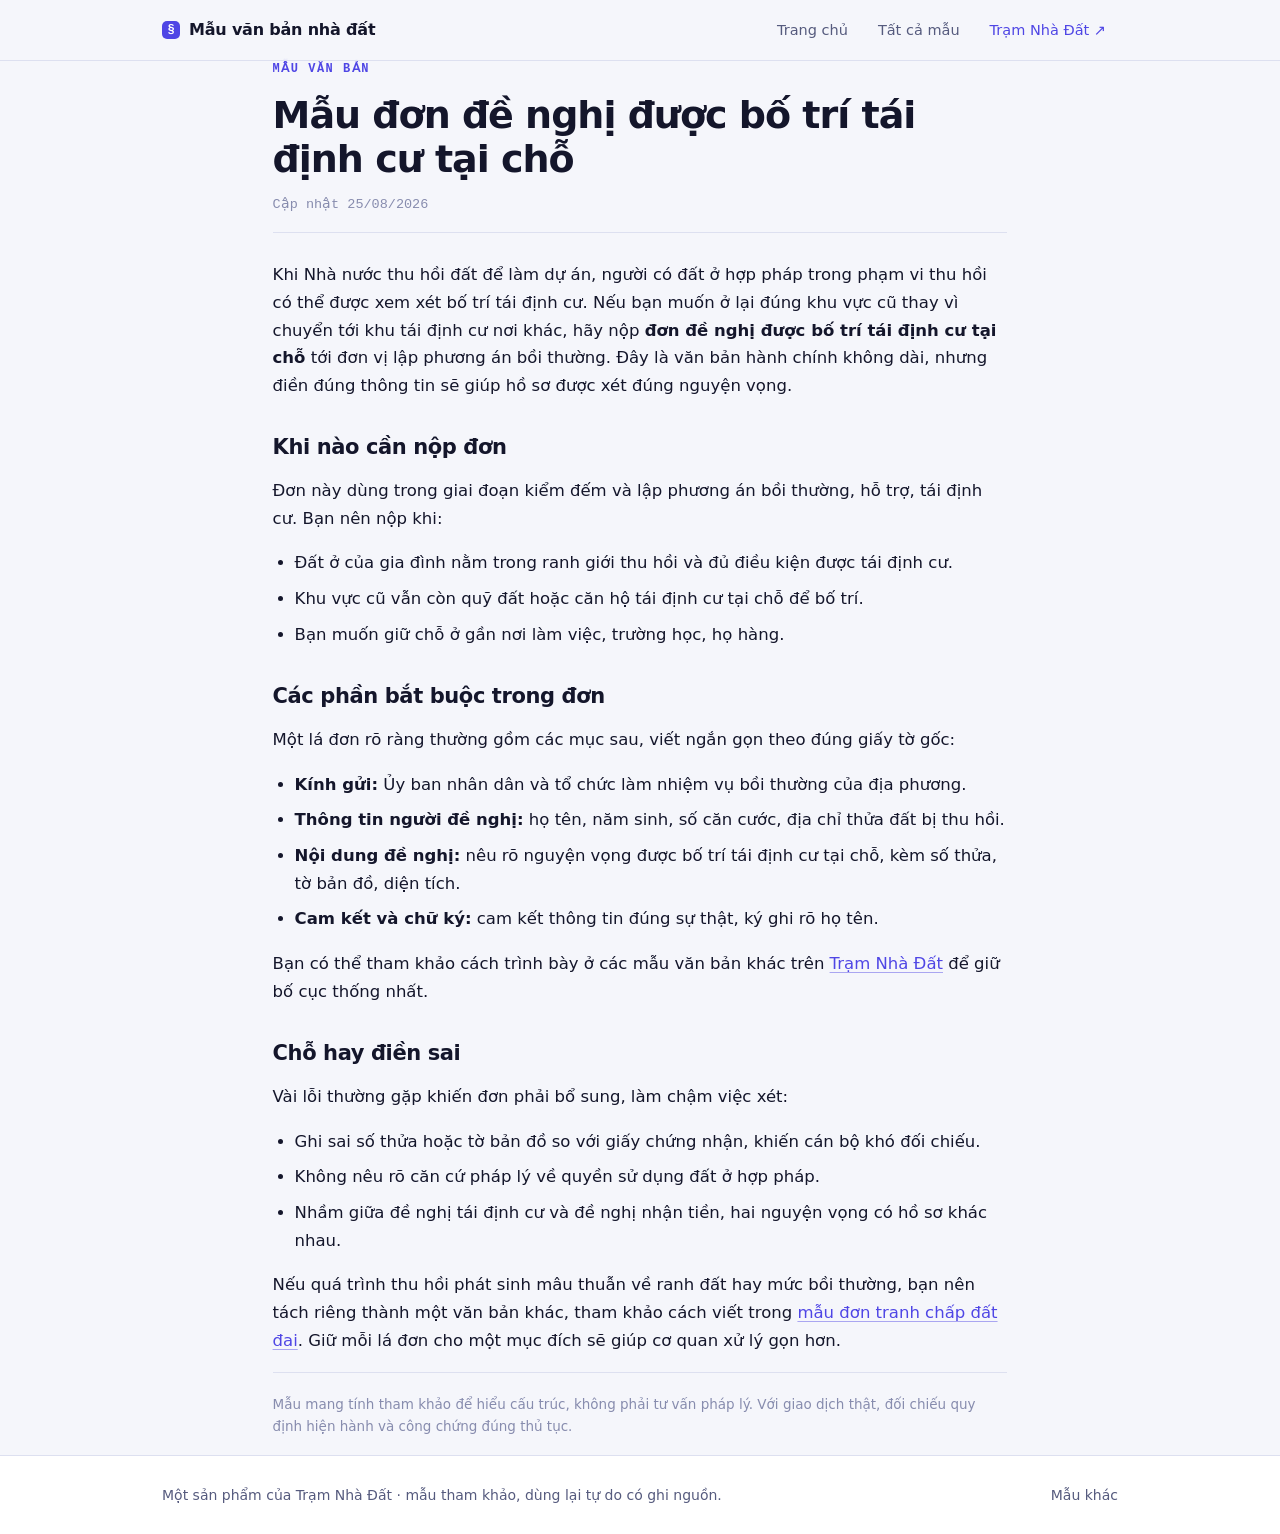
<file: public/mau/mau-don-de-nghi-duoc-bo-tri-tai-dinh-cu-tai-cho/index.html>
<!doctype html>
<html lang="vi">
<head>
<meta charset="utf-8" />
<meta name="viewport" content="width=device-width, initial-scale=1" />
<title>Mẫu đơn đề nghị được bố trí tái định cư tại chỗ</title>
<meta name="description" content="Hướng dẫn viết mẫu đơn đề nghị được bố trí tái định cư tại chỗ khi Nhà nước thu hồi đất, gồm các phần bắt buộc và những chỗ hay điền sai." />
<link rel="canonical" href="https://maunhadat.onrender.com/mau/mau-don-de-nghi-duoc-bo-tri-tai-dinh-cu-tai-cho/" />
<meta name="robots" content="index, follow, max-image-preview:large" />
<link rel="icon" href="../../favicon.svg" type="image/svg+xml" />
<meta property="og:type" content="article" />
<meta property="og:site_name" content="Mẫu văn bản nhà đất" />
<meta property="og:locale" content="vi_VN" />
<meta property="og:title" content="Mẫu đơn đề nghị được bố trí tái định cư tại chỗ" />
<meta property="og:url" content="https://maunhadat.onrender.com/mau/mau-don-de-nghi-duoc-bo-tri-tai-dinh-cu-tai-cho/" />
<meta property="og:image" content="https://maunhadat.onrender.com/og.png" />
<meta name="twitter:card" content="summary_large_image" />
<meta name="twitter:image" content="https://maunhadat.onrender.com/og.png" />
<link rel="stylesheet" href="../../assets/style.css" />
<script type="application/ld+json">
{"@context":"https://schema.org","@type":"Article","headline":"Mẫu đơn đề nghị được bố trí tái định cư tại chỗ","datePublished":"2026-08-25","inLanguage":"vi","mainEntityOfPage":"https://maunhadat.onrender.com/mau/mau-don-de-nghi-duoc-bo-tri-tai-dinh-cu-tai-cho/","publisher":{"@type":"Organization","name":"Mẫu văn bản nhà đất"}}
</script>
</head>
<body>
<header class="nav"><div class="wrap"><div class="row">
  <a class="brand" href="../../"><span class="dot">§</span>Mẫu văn bản nhà đất</a>
  <nav>
    <a href="../../">Trang chủ</a>
    <a href="../">Tất cả mẫu</a>
    <a class="ext" href="https://tramnhadat.com/" target="_blank" rel="noopener">Trạm Nhà Đất ↗</a>
  </nav>
</div></div></header>

<main class="wrap"><article class="article">
  <p class="cat">Mẫu văn bản</p>
  <h1>Mẫu đơn đề nghị được bố trí tái định cư tại chỗ</h1>
  <p class="byline">Cập nhật 25/08/2026</p>

  <p>Khi Nhà nước thu hồi đất để làm dự án, người có đất ở hợp pháp trong phạm vi thu hồi có thể được xem xét bố trí tái định cư. Nếu bạn muốn ở lại đúng khu vực cũ thay vì chuyển tới khu tái định cư nơi khác, hãy nộp <strong>đơn đề nghị được bố trí tái định cư tại chỗ</strong> tới đơn vị lập phương án bồi thường. Đây là văn bản hành chính không dài, nhưng điền đúng thông tin sẽ giúp hồ sơ được xét đúng nguyện vọng.</p>

<h2>Khi nào cần nộp đơn</h2>
<p>Đơn này dùng trong giai đoạn kiểm đếm và lập phương án bồi thường, hỗ trợ, tái định cư. Bạn nên nộp khi:</p>
<ul>
<li>Đất ở của gia đình nằm trong ranh giới thu hồi và đủ điều kiện được tái định cư.</li>
<li>Khu vực cũ vẫn còn quỹ đất hoặc căn hộ tái định cư tại chỗ để bố trí.</li>
<li>Bạn muốn giữ chỗ ở gần nơi làm việc, trường học, họ hàng.</li>
</ul>

<h2>Các phần bắt buộc trong đơn</h2>
<p>Một lá đơn rõ ràng thường gồm các mục sau, viết ngắn gọn theo đúng giấy tờ gốc:</p>
<ul>
<li><strong>Kính gửi:</strong> Ủy ban nhân dân và tổ chức làm nhiệm vụ bồi thường của địa phương.</li>
<li><strong>Thông tin người đề nghị:</strong> họ tên, năm sinh, số căn cước, địa chỉ thửa đất bị thu hồi.</li>
<li><strong>Nội dung đề nghị:</strong> nêu rõ nguyện vọng được bố trí tái định cư tại chỗ, kèm số thửa, tờ bản đồ, diện tích.</li>
<li><strong>Cam kết và chữ ký:</strong> cam kết thông tin đúng sự thật, ký ghi rõ họ tên.</li>
</ul>
<p>Bạn có thể tham khảo cách trình bày ở các mẫu văn bản khác trên <a href="https://tramnhadat.com/" target="_blank" rel="noopener">Trạm Nhà Đất</a> để giữ bố cục thống nhất.</p>

<h2>Chỗ hay điền sai</h2>
<p>Vài lỗi thường gặp khiến đơn phải bổ sung, làm chậm việc xét:</p>
<ul>
<li>Ghi sai số thửa hoặc tờ bản đồ so với giấy chứng nhận, khiến cán bộ khó đối chiếu.</li>
<li>Không nêu rõ căn cứ pháp lý về quyền sử dụng đất ở hợp pháp.</li>
<li>Nhầm giữa đề nghị tái định cư và đề nghị nhận tiền, hai nguyện vọng có hồ sơ khác nhau.</li>
</ul>
<p>Nếu quá trình thu hồi phát sinh mâu thuẫn về ranh đất hay mức bồi thường, bạn nên tách riêng thành một văn bản khác, tham khảo cách viết trong <a href="https://tramnhadat.com/mau-don-tranh-chap-dat-dai/" target="_blank" rel="noopener">mẫu đơn tranh chấp đất đai</a>. Giữ mỗi lá đơn cho một mục đích sẽ giúp cơ quan xử lý gọn hơn.</p>

  <p class="disclaim">Mẫu mang tính tham khảo để hiểu cấu trúc, không phải tư vấn pháp lý. Với giao dịch thật, đối chiếu quy định hiện hành và công chứng đúng thủ tục.</p>
</article></main>

<footer><div class="wrap">
  <span>Một sản phẩm của <a href="https://tramnhadat.com/" target="_blank" rel="noopener">Trạm Nhà Đất</a> · mẫu tham khảo, dùng lại tự do có ghi nguồn.</span>
  <a href="../">Mẫu khác</a>
</div></footer>
</body>
</html>
</file>
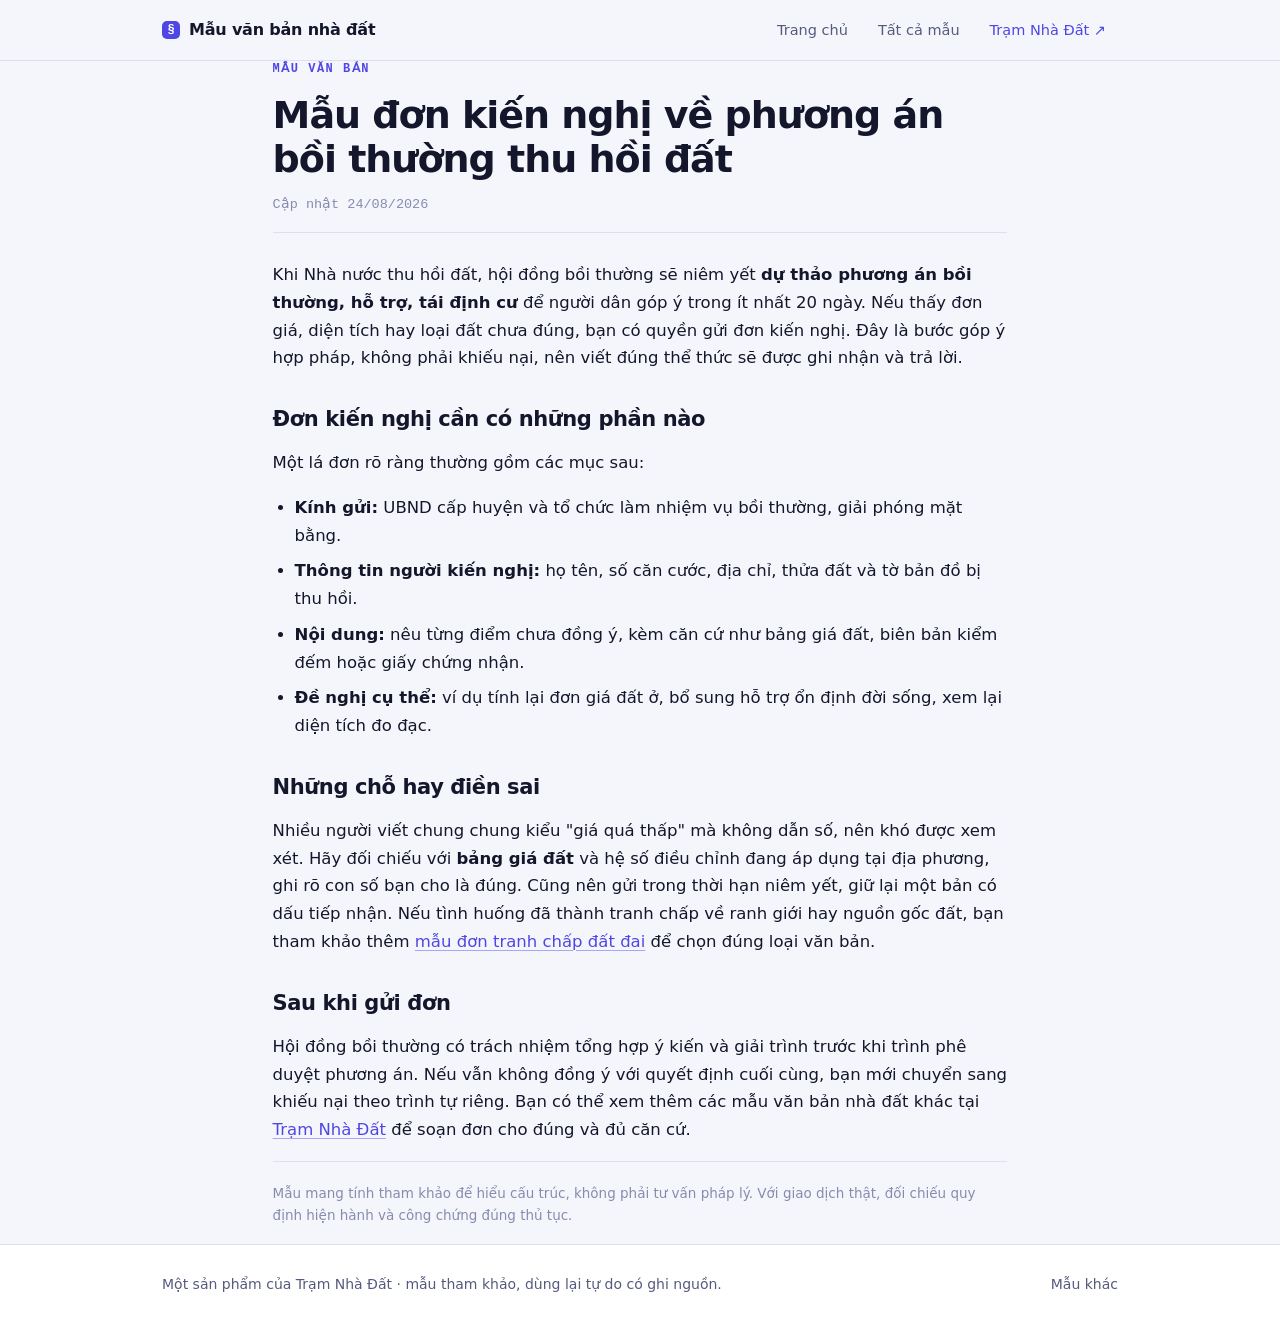
<file: public/mau/mau-don-kien-nghi-ve-phuong-an-boi-thuong-thu-hoi-dat/index.html>
<!doctype html>
<html lang="vi">
<head>
<meta charset="utf-8" />
<meta name="viewport" content="width=device-width, initial-scale=1" />
<title>Mẫu đơn kiến nghị về phương án bồi thường thu hồi đất</title>
<meta name="description" content="Hướng dẫn viết đơn kiến nghị về dự thảo phương án bồi thường khi thu hồi đất, nêu đủ căn cứ, mốc thời gian góp ý và những chỗ hay điền sai." />
<link rel="canonical" href="https://maunhadat.onrender.com/mau/mau-don-kien-nghi-ve-phuong-an-boi-thuong-thu-hoi-dat/" />
<meta name="robots" content="index, follow, max-image-preview:large" />
<link rel="icon" href="../../favicon.svg" type="image/svg+xml" />
<meta property="og:type" content="article" />
<meta property="og:site_name" content="Mẫu văn bản nhà đất" />
<meta property="og:locale" content="vi_VN" />
<meta property="og:title" content="Mẫu đơn kiến nghị về phương án bồi thường thu hồi đất" />
<meta property="og:url" content="https://maunhadat.onrender.com/mau/mau-don-kien-nghi-ve-phuong-an-boi-thuong-thu-hoi-dat/" />
<meta property="og:image" content="https://maunhadat.onrender.com/og.png" />
<meta name="twitter:card" content="summary_large_image" />
<meta name="twitter:image" content="https://maunhadat.onrender.com/og.png" />
<link rel="stylesheet" href="../../assets/style.css" />
<script type="application/ld+json">
{"@context":"https://schema.org","@type":"Article","headline":"Mẫu đơn kiến nghị về phương án bồi thường thu hồi đất","datePublished":"2026-08-24","inLanguage":"vi","mainEntityOfPage":"https://maunhadat.onrender.com/mau/mau-don-kien-nghi-ve-phuong-an-boi-thuong-thu-hoi-dat/","publisher":{"@type":"Organization","name":"Mẫu văn bản nhà đất"}}
</script>
</head>
<body>
<header class="nav"><div class="wrap"><div class="row">
  <a class="brand" href="../../"><span class="dot">§</span>Mẫu văn bản nhà đất</a>
  <nav>
    <a href="../../">Trang chủ</a>
    <a href="../">Tất cả mẫu</a>
    <a class="ext" href="https://tramnhadat.com/" target="_blank" rel="noopener">Trạm Nhà Đất ↗</a>
  </nav>
</div></div></header>

<main class="wrap"><article class="article">
  <p class="cat">Mẫu văn bản</p>
  <h1>Mẫu đơn kiến nghị về phương án bồi thường thu hồi đất</h1>
  <p class="byline">Cập nhật 24/08/2026</p>

  <p>Khi Nhà nước thu hồi đất, hội đồng bồi thường sẽ niêm yết <strong>dự thảo phương án bồi thường, hỗ trợ, tái định cư</strong> để người dân góp ý trong ít nhất 20 ngày. Nếu thấy đơn giá, diện tích hay loại đất chưa đúng, bạn có quyền gửi đơn kiến nghị. Đây là bước góp ý hợp pháp, không phải khiếu nại, nên viết đúng thể thức sẽ được ghi nhận và trả lời.</p>

<h2>Đơn kiến nghị cần có những phần nào</h2>
<p>Một lá đơn rõ ràng thường gồm các mục sau:</p>
<ul>
<li><strong>Kính gửi:</strong> UBND cấp huyện và tổ chức làm nhiệm vụ bồi thường, giải phóng mặt bằng.</li>
<li><strong>Thông tin người kiến nghị:</strong> họ tên, số căn cước, địa chỉ, thửa đất và tờ bản đồ bị thu hồi.</li>
<li><strong>Nội dung:</strong> nêu từng điểm chưa đồng ý, kèm căn cứ như bảng giá đất, biên bản kiểm đếm hoặc giấy chứng nhận.</li>
<li><strong>Đề nghị cụ thể:</strong> ví dụ tính lại đơn giá đất ở, bổ sung hỗ trợ ổn định đời sống, xem lại diện tích đo đạc.</li>
</ul>

<h2>Những chỗ hay điền sai</h2>
<p>Nhiều người viết chung chung kiểu "giá quá thấp" mà không dẫn số, nên khó được xem xét. Hãy đối chiếu với <strong>bảng giá đất</strong> và hệ số điều chỉnh đang áp dụng tại địa phương, ghi rõ con số bạn cho là đúng. Cũng nên gửi trong thời hạn niêm yết, giữ lại một bản có dấu tiếp nhận. Nếu tình huống đã thành tranh chấp về ranh giới hay nguồn gốc đất, bạn tham khảo thêm <a href="https://tramnhadat.com/mau-don-tranh-chap-dat-dai/" target="_blank" rel="noopener">mẫu đơn tranh chấp đất đai</a> để chọn đúng loại văn bản.</p>

<h2>Sau khi gửi đơn</h2>
<p>Hội đồng bồi thường có trách nhiệm tổng hợp ý kiến và giải trình trước khi trình phê duyệt phương án. Nếu vẫn không đồng ý với quyết định cuối cùng, bạn mới chuyển sang khiếu nại theo trình tự riêng. Bạn có thể xem thêm các mẫu văn bản nhà đất khác tại <a href="https://tramnhadat.com/" target="_blank" rel="noopener">Trạm Nhà Đất</a> để soạn đơn cho đúng và đủ căn cứ.</p>

  <p class="disclaim">Mẫu mang tính tham khảo để hiểu cấu trúc, không phải tư vấn pháp lý. Với giao dịch thật, đối chiếu quy định hiện hành và công chứng đúng thủ tục.</p>
</article></main>

<footer><div class="wrap">
  <span>Một sản phẩm của <a href="https://tramnhadat.com/" target="_blank" rel="noopener">Trạm Nhà Đất</a> · mẫu tham khảo, dùng lại tự do có ghi nguồn.</span>
  <a href="../">Mẫu khác</a>
</div></footer>
</body>
</html>
</file>
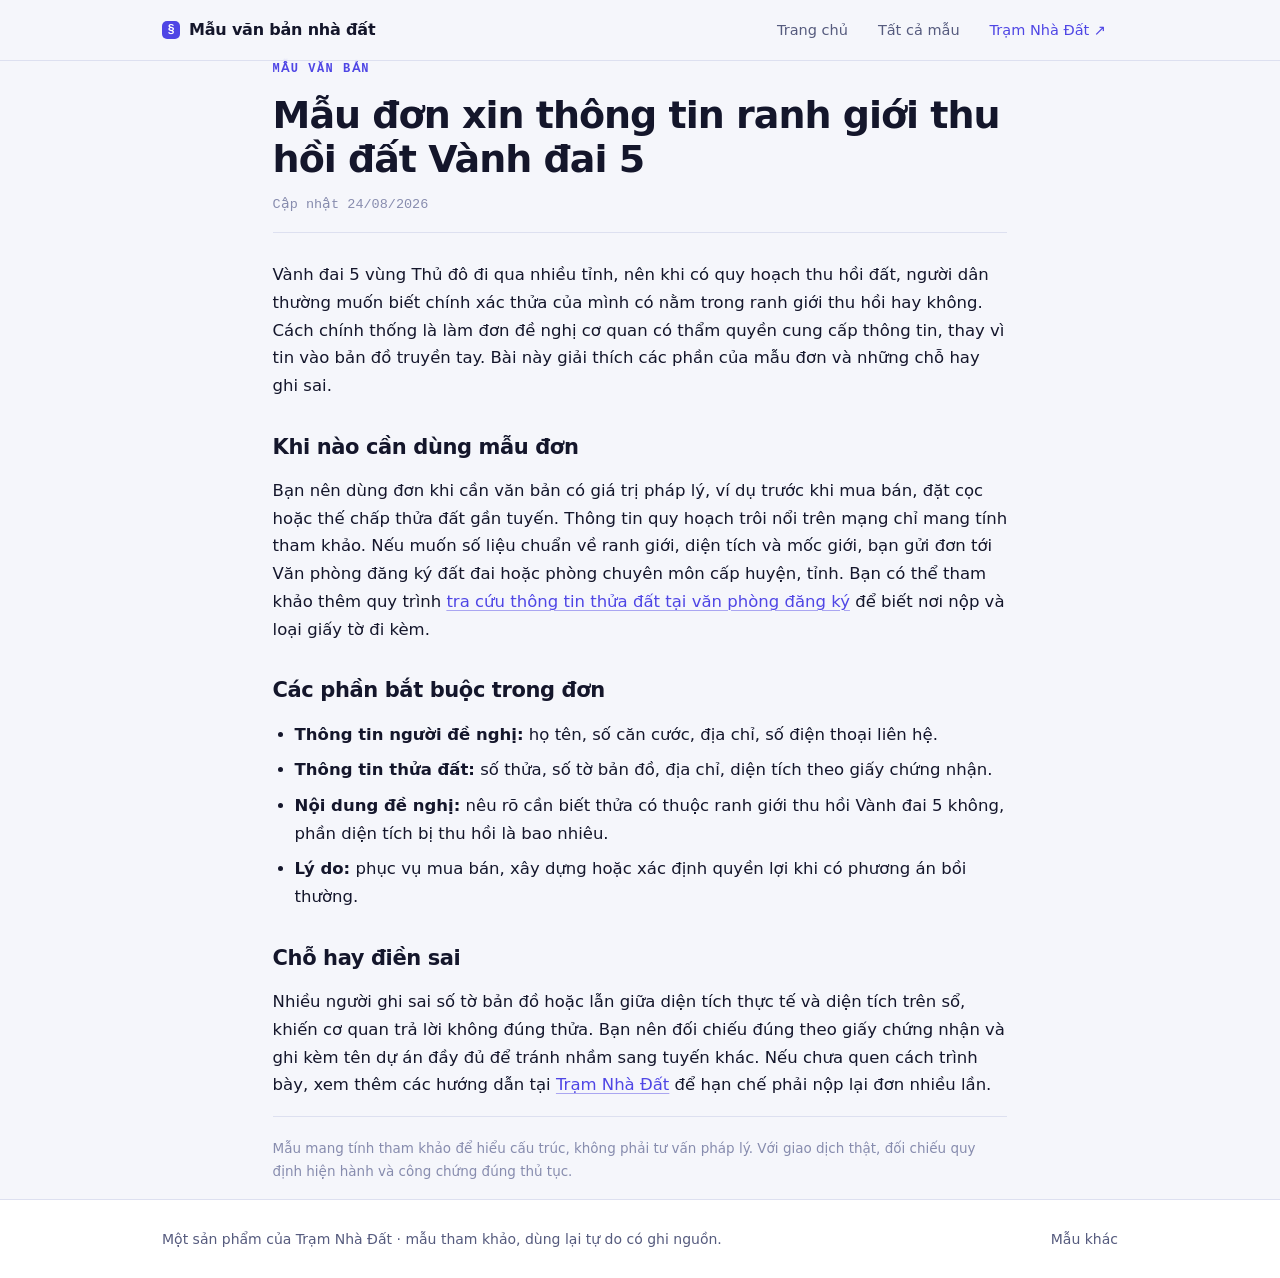
<file: public/mau/mau-don-xin-thong-tin-ranh-gioi-thu-hoi-dat-vanh-dai-5/index.html>
<!doctype html>
<html lang="vi">
<head>
<meta charset="utf-8" />
<meta name="viewport" content="width=device-width, initial-scale=1" />
<title>Mẫu đơn xin thông tin ranh giới thu hồi đất Vành đai 5</title>
<meta name="description" content="Hướng dẫn viết mẫu đơn đề nghị cung cấp thông tin ranh giới thu hồi đất Vành đai 5, gồm các phần bắt buộc và những chỗ hay điền sai." />
<link rel="canonical" href="https://maunhadat.onrender.com/mau/mau-don-xin-thong-tin-ranh-gioi-thu-hoi-dat-vanh-dai-5/" />
<meta name="robots" content="index, follow, max-image-preview:large" />
<link rel="icon" href="../../favicon.svg" type="image/svg+xml" />
<meta property="og:type" content="article" />
<meta property="og:site_name" content="Mẫu văn bản nhà đất" />
<meta property="og:locale" content="vi_VN" />
<meta property="og:title" content="Mẫu đơn xin thông tin ranh giới thu hồi đất Vành đai 5" />
<meta property="og:url" content="https://maunhadat.onrender.com/mau/mau-don-xin-thong-tin-ranh-gioi-thu-hoi-dat-vanh-dai-5/" />
<meta property="og:image" content="https://maunhadat.onrender.com/og.png" />
<meta name="twitter:card" content="summary_large_image" />
<meta name="twitter:image" content="https://maunhadat.onrender.com/og.png" />
<link rel="stylesheet" href="../../assets/style.css" />
<script type="application/ld+json">
{"@context":"https://schema.org","@type":"Article","headline":"Mẫu đơn xin thông tin ranh giới thu hồi đất Vành đai 5","datePublished":"2026-08-24","inLanguage":"vi","mainEntityOfPage":"https://maunhadat.onrender.com/mau/mau-don-xin-thong-tin-ranh-gioi-thu-hoi-dat-vanh-dai-5/","publisher":{"@type":"Organization","name":"Mẫu văn bản nhà đất"}}
</script>
</head>
<body>
<header class="nav"><div class="wrap"><div class="row">
  <a class="brand" href="../../"><span class="dot">§</span>Mẫu văn bản nhà đất</a>
  <nav>
    <a href="../../">Trang chủ</a>
    <a href="../">Tất cả mẫu</a>
    <a class="ext" href="https://tramnhadat.com/" target="_blank" rel="noopener">Trạm Nhà Đất ↗</a>
  </nav>
</div></div></header>

<main class="wrap"><article class="article">
  <p class="cat">Mẫu văn bản</p>
  <h1>Mẫu đơn xin thông tin ranh giới thu hồi đất Vành đai 5</h1>
  <p class="byline">Cập nhật 24/08/2026</p>

  <p>Vành đai 5 vùng Thủ đô đi qua nhiều tỉnh, nên khi có quy hoạch thu hồi đất, người dân thường muốn biết chính xác thửa của mình có nằm trong ranh giới thu hồi hay không. Cách chính thống là làm đơn đề nghị cơ quan có thẩm quyền cung cấp thông tin, thay vì tin vào bản đồ truyền tay. Bài này giải thích các phần của mẫu đơn và những chỗ hay ghi sai.</p>

<h2>Khi nào cần dùng mẫu đơn</h2>
<p>Bạn nên dùng đơn khi cần văn bản có giá trị pháp lý, ví dụ trước khi mua bán, đặt cọc hoặc thế chấp thửa đất gần tuyến. Thông tin quy hoạch trôi nổi trên mạng chỉ mang tính tham khảo. Nếu muốn số liệu chuẩn về ranh giới, diện tích và mốc giới, bạn gửi đơn tới Văn phòng đăng ký đất đai hoặc phòng chuyên môn cấp huyện, tỉnh. Bạn có thể tham khảo thêm quy trình <a href="https://tramnhadat.com/tra-cuu-thong-tin-thua-dat-tai-van-phong-dang-ky/" target="_blank" rel="noopener">tra cứu thông tin thửa đất tại văn phòng đăng ký</a> để biết nơi nộp và loại giấy tờ đi kèm.</p>

<h2>Các phần bắt buộc trong đơn</h2>
<ul>
<li><strong>Thông tin người đề nghị:</strong> họ tên, số căn cước, địa chỉ, số điện thoại liên hệ.</li>
<li><strong>Thông tin thửa đất:</strong> số thửa, số tờ bản đồ, địa chỉ, diện tích theo giấy chứng nhận.</li>
<li><strong>Nội dung đề nghị:</strong> nêu rõ cần biết thửa có thuộc ranh giới thu hồi Vành đai 5 không, phần diện tích bị thu hồi là bao nhiêu.</li>
<li><strong>Lý do:</strong> phục vụ mua bán, xây dựng hoặc xác định quyền lợi khi có phương án bồi thường.</li>
</ul>

<h2>Chỗ hay điền sai</h2>
<p>Nhiều người ghi sai số tờ bản đồ hoặc lẫn giữa diện tích thực tế và diện tích trên sổ, khiến cơ quan trả lời không đúng thửa. Bạn nên đối chiếu đúng theo giấy chứng nhận và ghi kèm tên dự án đầy đủ để tránh nhầm sang tuyến khác. Nếu chưa quen cách trình bày, xem thêm các hướng dẫn tại <a href="https://tramnhadat.com/" target="_blank" rel="noopener">Trạm Nhà Đất</a> để hạn chế phải nộp lại đơn nhiều lần.</p>

  <p class="disclaim">Mẫu mang tính tham khảo để hiểu cấu trúc, không phải tư vấn pháp lý. Với giao dịch thật, đối chiếu quy định hiện hành và công chứng đúng thủ tục.</p>
</article></main>

<footer><div class="wrap">
  <span>Một sản phẩm của <a href="https://tramnhadat.com/" target="_blank" rel="noopener">Trạm Nhà Đất</a> · mẫu tham khảo, dùng lại tự do có ghi nguồn.</span>
  <a href="../">Mẫu khác</a>
</div></footer>
</body>
</html>
</file>
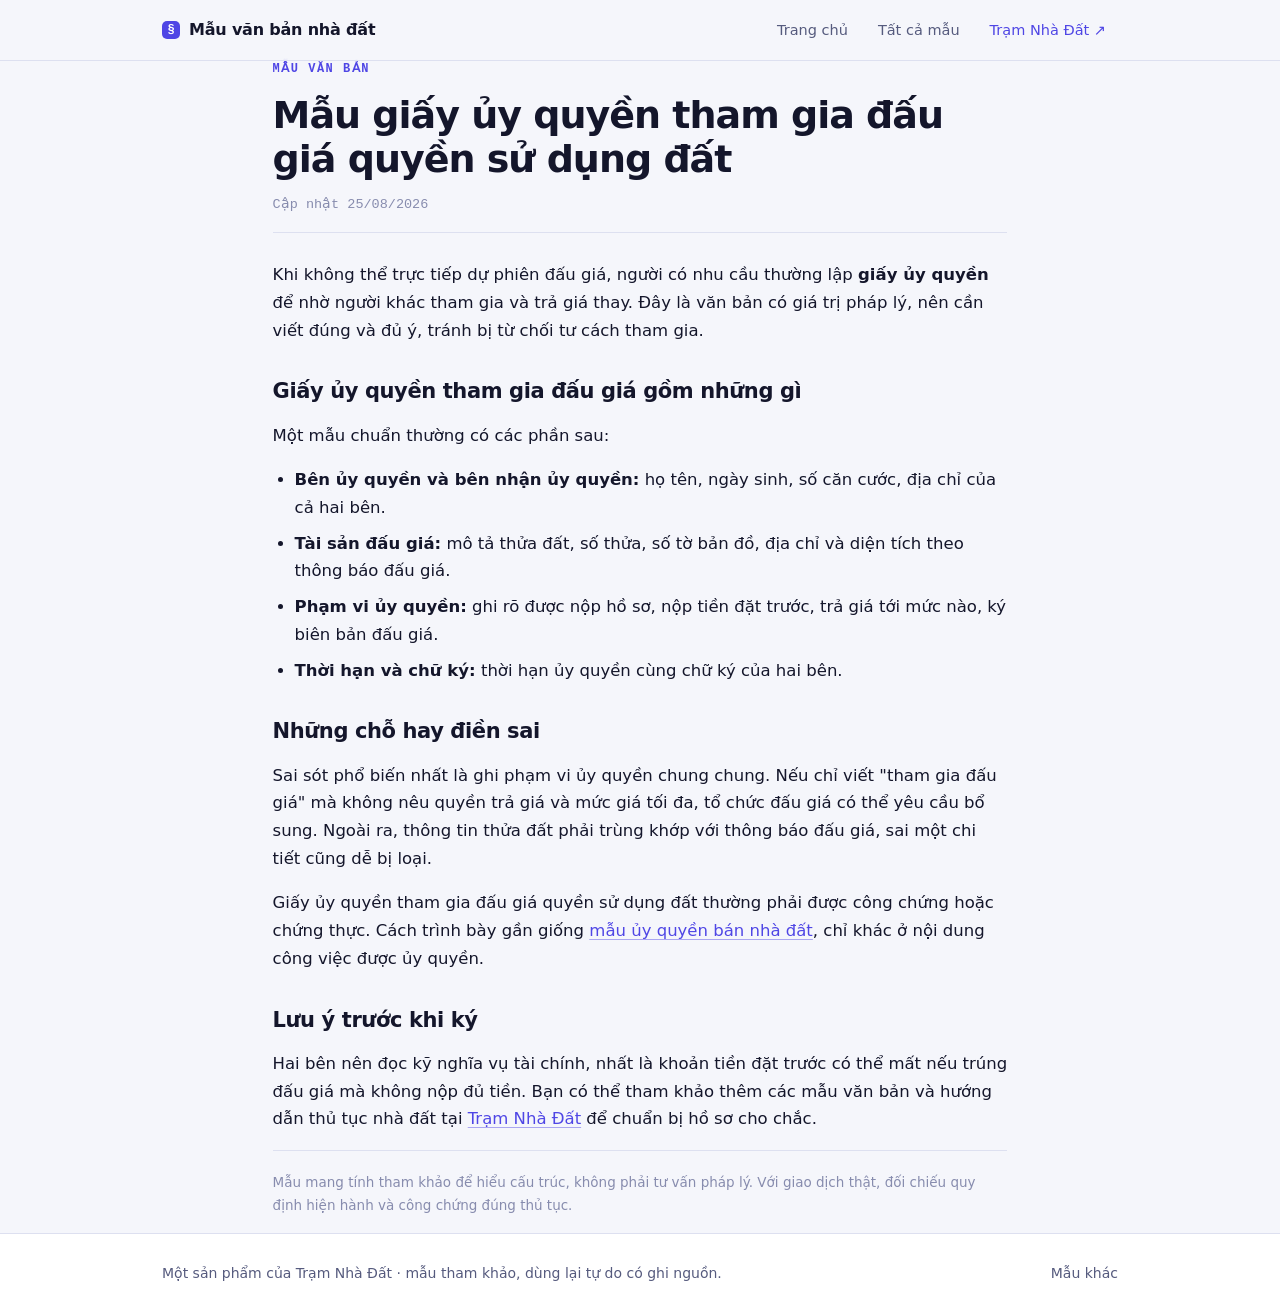
<file: public/mau/mau-giay-uy-quyen-tham-gia-dau-gia-quyen-su-dung-dat/index.html>
<!doctype html>
<html lang="vi">
<head>
<meta charset="utf-8" />
<meta name="viewport" content="width=device-width, initial-scale=1" />
<title>Mẫu giấy ủy quyền tham gia đấu giá quyền sử dụng đất</title>
<meta name="description" content="Hướng dẫn đọc và điền mẫu giấy ủy quyền tham gia đấu giá quyền sử dụng đất, ghi rõ phạm vi ủy quyền và những chỗ hay điền sai." />
<link rel="canonical" href="https://maunhadat.onrender.com/mau/mau-giay-uy-quyen-tham-gia-dau-gia-quyen-su-dung-dat/" />
<meta name="robots" content="index, follow, max-image-preview:large" />
<link rel="icon" href="../../favicon.svg" type="image/svg+xml" />
<meta property="og:type" content="article" />
<meta property="og:site_name" content="Mẫu văn bản nhà đất" />
<meta property="og:locale" content="vi_VN" />
<meta property="og:title" content="Mẫu giấy ủy quyền tham gia đấu giá quyền sử dụng đất" />
<meta property="og:url" content="https://maunhadat.onrender.com/mau/mau-giay-uy-quyen-tham-gia-dau-gia-quyen-su-dung-dat/" />
<meta property="og:image" content="https://maunhadat.onrender.com/og.png" />
<meta name="twitter:card" content="summary_large_image" />
<meta name="twitter:image" content="https://maunhadat.onrender.com/og.png" />
<link rel="stylesheet" href="../../assets/style.css" />
<script type="application/ld+json">
{"@context":"https://schema.org","@type":"Article","headline":"Mẫu giấy ủy quyền tham gia đấu giá quyền sử dụng đất","datePublished":"2026-08-25","inLanguage":"vi","mainEntityOfPage":"https://maunhadat.onrender.com/mau/mau-giay-uy-quyen-tham-gia-dau-gia-quyen-su-dung-dat/","publisher":{"@type":"Organization","name":"Mẫu văn bản nhà đất"}}
</script>
</head>
<body>
<header class="nav"><div class="wrap"><div class="row">
  <a class="brand" href="../../"><span class="dot">§</span>Mẫu văn bản nhà đất</a>
  <nav>
    <a href="../../">Trang chủ</a>
    <a href="../">Tất cả mẫu</a>
    <a class="ext" href="https://tramnhadat.com/" target="_blank" rel="noopener">Trạm Nhà Đất ↗</a>
  </nav>
</div></div></header>

<main class="wrap"><article class="article">
  <p class="cat">Mẫu văn bản</p>
  <h1>Mẫu giấy ủy quyền tham gia đấu giá quyền sử dụng đất</h1>
  <p class="byline">Cập nhật 25/08/2026</p>

  <p>Khi không thể trực tiếp dự phiên đấu giá, người có nhu cầu thường lập <strong>giấy ủy quyền</strong> để nhờ người khác tham gia và trả giá thay. Đây là văn bản có giá trị pháp lý, nên cần viết đúng và đủ ý, tránh bị từ chối tư cách tham gia.</p>

<h2>Giấy ủy quyền tham gia đấu giá gồm những gì</h2>
<p>Một mẫu chuẩn thường có các phần sau:</p>
<ul>
<li><strong>Bên ủy quyền và bên nhận ủy quyền:</strong> họ tên, ngày sinh, số căn cước, địa chỉ của cả hai bên.</li>
<li><strong>Tài sản đấu giá:</strong> mô tả thửa đất, số thửa, số tờ bản đồ, địa chỉ và diện tích theo thông báo đấu giá.</li>
<li><strong>Phạm vi ủy quyền:</strong> ghi rõ được nộp hồ sơ, nộp tiền đặt trước, trả giá tới mức nào, ký biên bản đấu giá.</li>
<li><strong>Thời hạn và chữ ký:</strong> thời hạn ủy quyền cùng chữ ký của hai bên.</li>
</ul>

<h2>Những chỗ hay điền sai</h2>
<p>Sai sót phổ biến nhất là ghi phạm vi ủy quyền chung chung. Nếu chỉ viết "tham gia đấu giá" mà không nêu quyền trả giá và mức giá tối đa, tổ chức đấu giá có thể yêu cầu bổ sung. Ngoài ra, thông tin thửa đất phải trùng khớp với thông báo đấu giá, sai một chi tiết cũng dễ bị loại.</p>
<p>Giấy ủy quyền tham gia đấu giá quyền sử dụng đất thường phải được công chứng hoặc chứng thực. Cách trình bày gần giống <a href="https://tramnhadat.com/uy-quyen-ban-nha-dat/" target="_blank" rel="noopener">mẫu ủy quyền bán nhà đất</a>, chỉ khác ở nội dung công việc được ủy quyền.</p>

<h2>Lưu ý trước khi ký</h2>
<p>Hai bên nên đọc kỹ nghĩa vụ tài chính, nhất là khoản tiền đặt trước có thể mất nếu trúng đấu giá mà không nộp đủ tiền. Bạn có thể tham khảo thêm các mẫu văn bản và hướng dẫn thủ tục nhà đất tại <a href="https://tramnhadat.com/" target="_blank" rel="noopener">Trạm Nhà Đất</a> để chuẩn bị hồ sơ cho chắc.</p>

  <p class="disclaim">Mẫu mang tính tham khảo để hiểu cấu trúc, không phải tư vấn pháp lý. Với giao dịch thật, đối chiếu quy định hiện hành và công chứng đúng thủ tục.</p>
</article></main>

<footer><div class="wrap">
  <span>Một sản phẩm của <a href="https://tramnhadat.com/" target="_blank" rel="noopener">Trạm Nhà Đất</a> · mẫu tham khảo, dùng lại tự do có ghi nguồn.</span>
  <a href="../">Mẫu khác</a>
</div></footer>
</body>
</html>
</file>
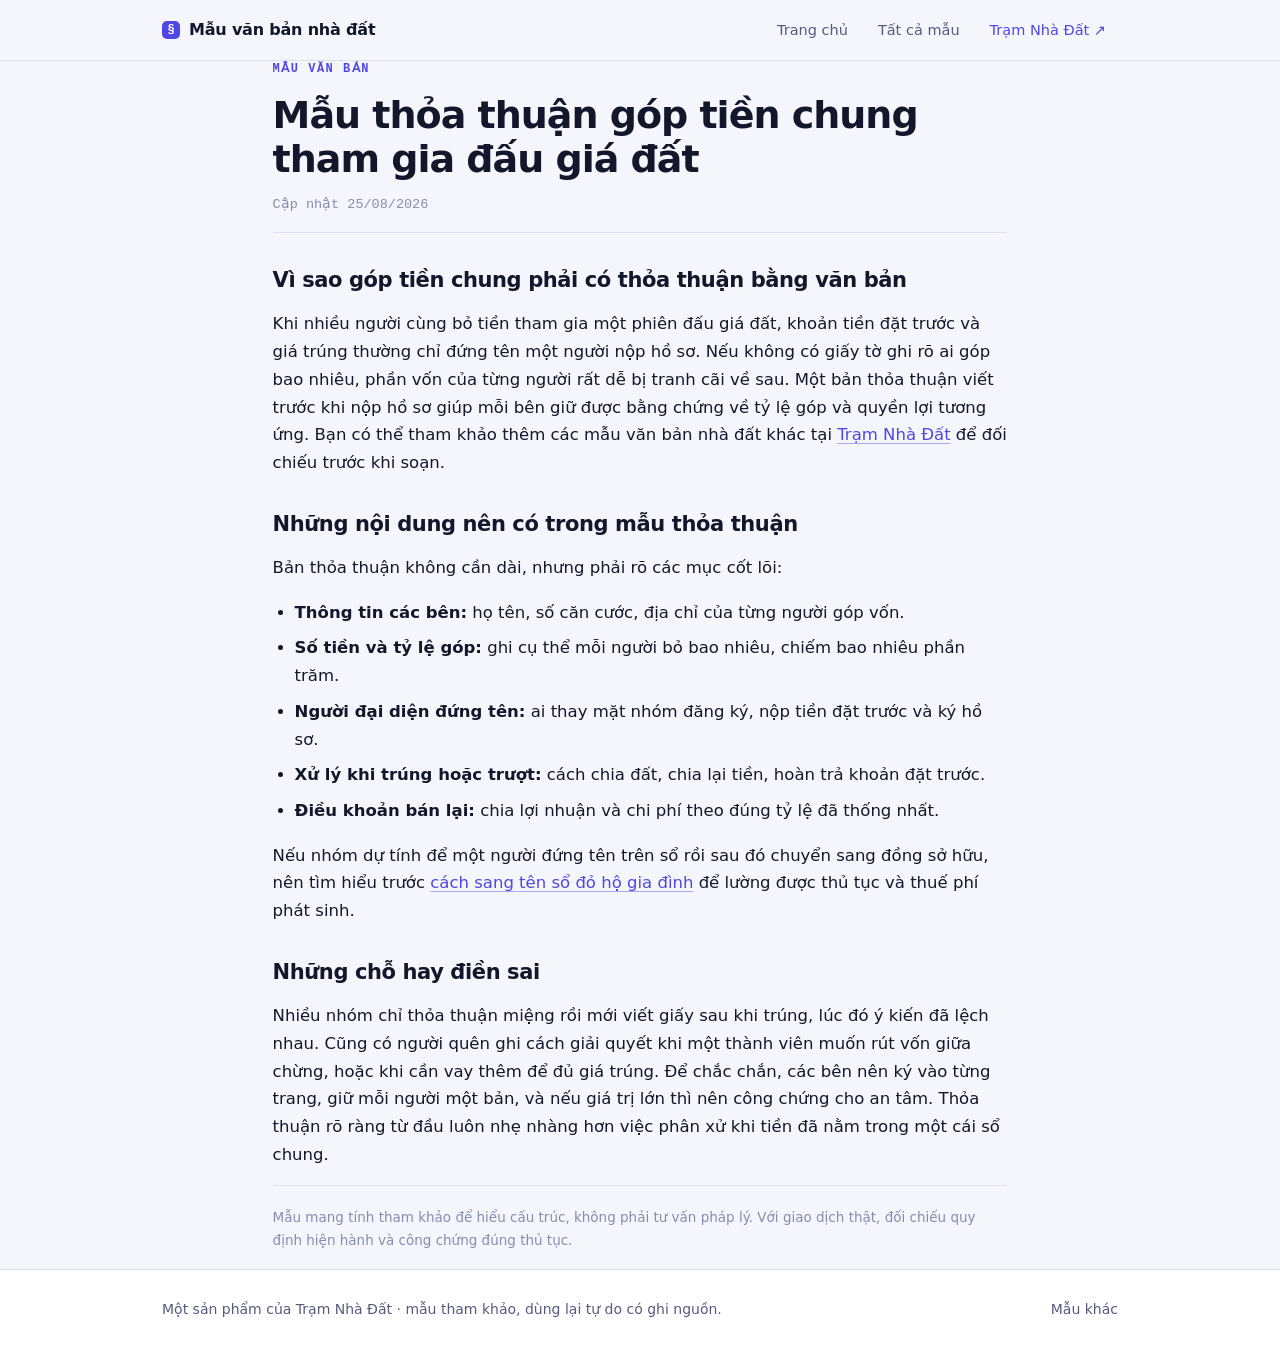
<file: public/mau/mau-thoa-thuan-gop-tien-chung-tham-gia-dau-gia-dat/index.html>
<!doctype html>
<html lang="vi">
<head>
<meta charset="utf-8" />
<meta name="viewport" content="width=device-width, initial-scale=1" />
<title>Mẫu thỏa thuận góp tiền chung tham gia đấu giá đất</title>
<meta name="description" content="Hướng dẫn soạn mẫu thỏa thuận nhiều người cùng góp tiền đấu giá đất, ghi rõ tỷ lệ góp, người đứng tên và cách chia phần để tránh tranh chấp." />
<link rel="canonical" href="https://maunhadat.onrender.com/mau/mau-thoa-thuan-gop-tien-chung-tham-gia-dau-gia-dat/" />
<meta name="robots" content="index, follow, max-image-preview:large" />
<link rel="icon" href="../../favicon.svg" type="image/svg+xml" />
<meta property="og:type" content="article" />
<meta property="og:site_name" content="Mẫu văn bản nhà đất" />
<meta property="og:locale" content="vi_VN" />
<meta property="og:title" content="Mẫu thỏa thuận góp tiền chung tham gia đấu giá đất" />
<meta property="og:url" content="https://maunhadat.onrender.com/mau/mau-thoa-thuan-gop-tien-chung-tham-gia-dau-gia-dat/" />
<meta property="og:image" content="https://maunhadat.onrender.com/og.png" />
<meta name="twitter:card" content="summary_large_image" />
<meta name="twitter:image" content="https://maunhadat.onrender.com/og.png" />
<link rel="stylesheet" href="../../assets/style.css" />
<script type="application/ld+json">
{"@context":"https://schema.org","@type":"Article","headline":"Mẫu thỏa thuận góp tiền chung tham gia đấu giá đất","datePublished":"2026-08-25","inLanguage":"vi","mainEntityOfPage":"https://maunhadat.onrender.com/mau/mau-thoa-thuan-gop-tien-chung-tham-gia-dau-gia-dat/","publisher":{"@type":"Organization","name":"Mẫu văn bản nhà đất"}}
</script>
</head>
<body>
<header class="nav"><div class="wrap"><div class="row">
  <a class="brand" href="../../"><span class="dot">§</span>Mẫu văn bản nhà đất</a>
  <nav>
    <a href="../../">Trang chủ</a>
    <a href="../">Tất cả mẫu</a>
    <a class="ext" href="https://tramnhadat.com/" target="_blank" rel="noopener">Trạm Nhà Đất ↗</a>
  </nav>
</div></div></header>

<main class="wrap"><article class="article">
  <p class="cat">Mẫu văn bản</p>
  <h1>Mẫu thỏa thuận góp tiền chung tham gia đấu giá đất</h1>
  <p class="byline">Cập nhật 25/08/2026</p>

  <h2>Vì sao góp tiền chung phải có thỏa thuận bằng văn bản</h2>
<p>Khi nhiều người cùng bỏ tiền tham gia một phiên đấu giá đất, khoản tiền đặt trước và giá trúng thường chỉ đứng tên một người nộp hồ sơ. Nếu không có giấy tờ ghi rõ ai góp bao nhiêu, phần vốn của từng người rất dễ bị tranh cãi về sau. Một bản thỏa thuận viết trước khi nộp hồ sơ giúp mỗi bên giữ được bằng chứng về tỷ lệ góp và quyền lợi tương ứng. Bạn có thể tham khảo thêm các mẫu văn bản nhà đất khác tại <a href="https://tramnhadat.com/" target="_blank" rel="noopener">Trạm Nhà Đất</a> để đối chiếu trước khi soạn.</p>

<h2>Những nội dung nên có trong mẫu thỏa thuận</h2>
<p>Bản thỏa thuận không cần dài, nhưng phải rõ các mục cốt lõi:</p>
<ul>
<li><strong>Thông tin các bên:</strong> họ tên, số căn cước, địa chỉ của từng người góp vốn.</li>
<li><strong>Số tiền và tỷ lệ góp:</strong> ghi cụ thể mỗi người bỏ bao nhiêu, chiếm bao nhiêu phần trăm.</li>
<li><strong>Người đại diện đứng tên:</strong> ai thay mặt nhóm đăng ký, nộp tiền đặt trước và ký hồ sơ.</li>
<li><strong>Xử lý khi trúng hoặc trượt:</strong> cách chia đất, chia lại tiền, hoàn trả khoản đặt trước.</li>
<li><strong>Điều khoản bán lại:</strong> chia lợi nhuận và chi phí theo đúng tỷ lệ đã thống nhất.</li>
</ul>
<p>Nếu nhóm dự tính để một người đứng tên trên sổ rồi sau đó chuyển sang đồng sở hữu, nên tìm hiểu trước <a href="https://tramnhadat.com/cach-sang-ten-so-do-ho-gia-dinh/" target="_blank" rel="noopener">cách sang tên sổ đỏ hộ gia đình</a> để lường được thủ tục và thuế phí phát sinh.</p>

<h2>Những chỗ hay điền sai</h2>
<p>Nhiều nhóm chỉ thỏa thuận miệng rồi mới viết giấy sau khi trúng, lúc đó ý kiến đã lệch nhau. Cũng có người quên ghi cách giải quyết khi một thành viên muốn rút vốn giữa chừng, hoặc khi cần vay thêm để đủ giá trúng. Để chắc chắn, các bên nên ký vào từng trang, giữ mỗi người một bản, và nếu giá trị lớn thì nên công chứng cho an tâm. Thỏa thuận rõ ràng từ đầu luôn nhẹ nhàng hơn việc phân xử khi tiền đã nằm trong một cái sổ chung.</p>

  <p class="disclaim">Mẫu mang tính tham khảo để hiểu cấu trúc, không phải tư vấn pháp lý. Với giao dịch thật, đối chiếu quy định hiện hành và công chứng đúng thủ tục.</p>
</article></main>

<footer><div class="wrap">
  <span>Một sản phẩm của <a href="https://tramnhadat.com/" target="_blank" rel="noopener">Trạm Nhà Đất</a> · mẫu tham khảo, dùng lại tự do có ghi nguồn.</span>
  <a href="../">Mẫu khác</a>
</div></footer>
</body>
</html>
</file>
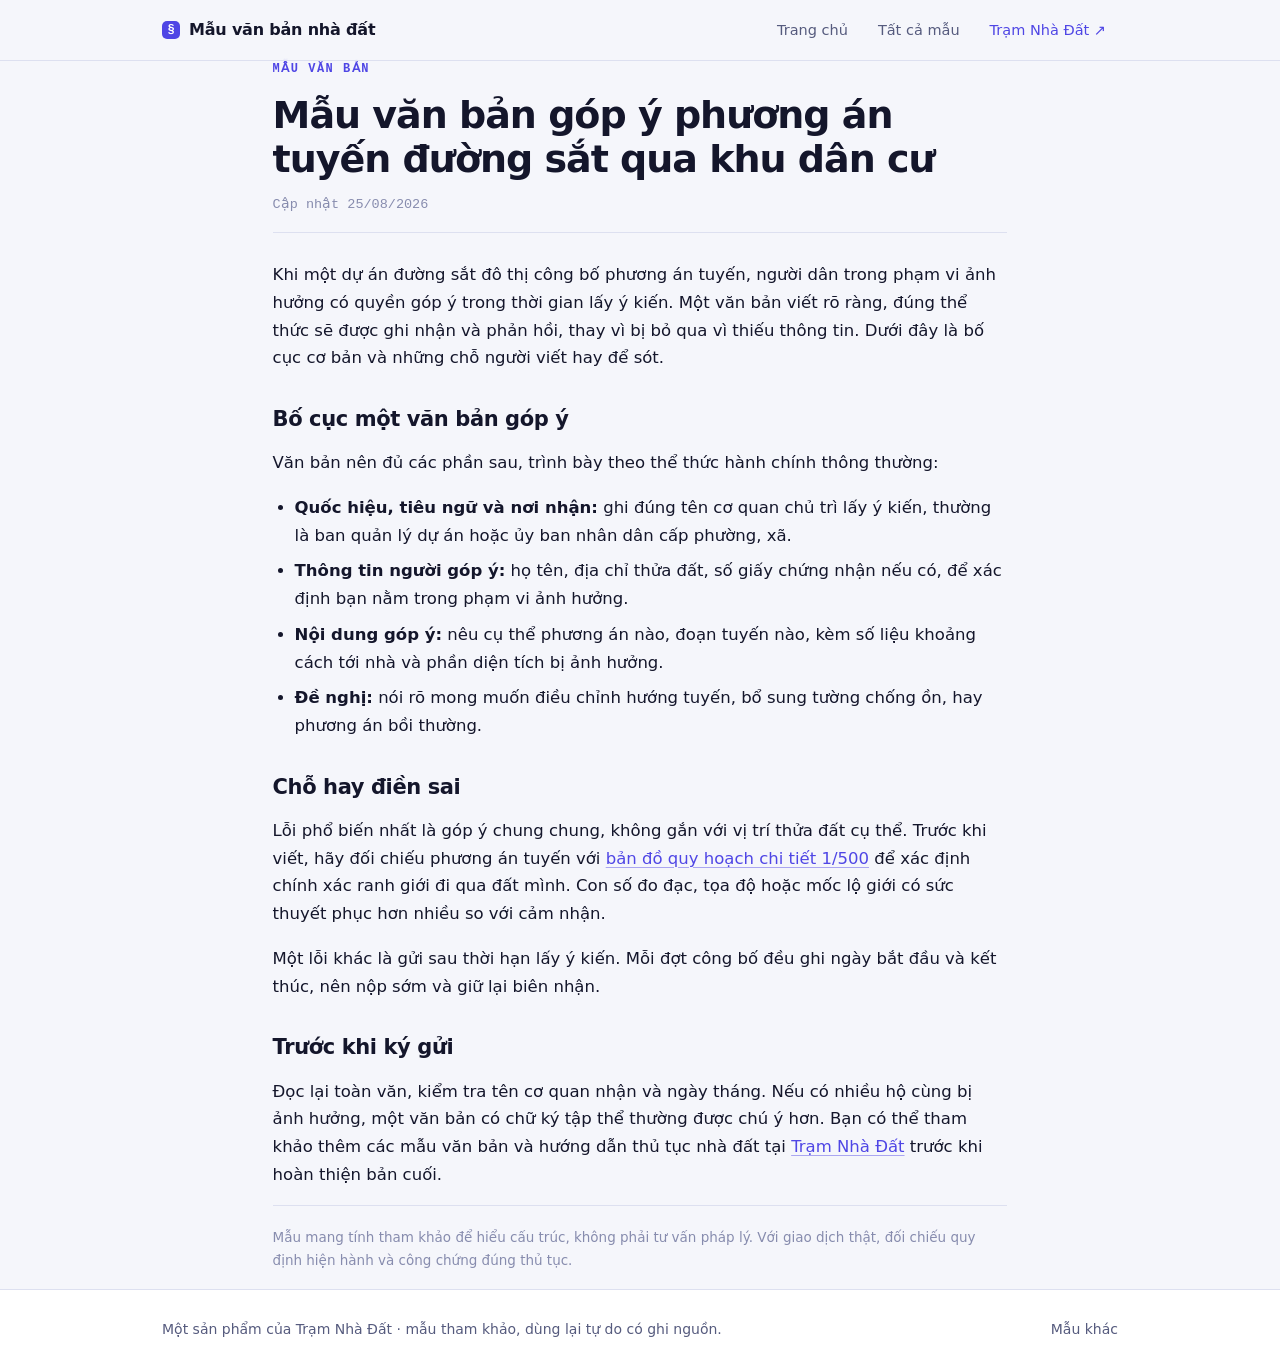
<file: public/mau/mau-van-ban-gop-y-phuong-an-tuyen-duong-sat-qua-khu-dan-cu/index.html>
<!doctype html>
<html lang="vi">
<head>
<meta charset="utf-8" />
<meta name="viewport" content="width=device-width, initial-scale=1" />
<title>Mẫu văn bản góp ý phương án tuyến đường sắt qua khu dân cư</title>
<meta name="description" content="Hướng dẫn viết mẫu văn bản góp ý phương án tuyến đường sắt đô thị đi qua khu dân cư, gồm bố cục chuẩn thể thức và những chỗ người dân hay điền sai." />
<link rel="canonical" href="https://maunhadat.onrender.com/mau/mau-van-ban-gop-y-phuong-an-tuyen-duong-sat-qua-khu-dan-cu/" />
<meta name="robots" content="index, follow, max-image-preview:large" />
<link rel="icon" href="../../favicon.svg" type="image/svg+xml" />
<meta property="og:type" content="article" />
<meta property="og:site_name" content="Mẫu văn bản nhà đất" />
<meta property="og:locale" content="vi_VN" />
<meta property="og:title" content="Mẫu văn bản góp ý phương án tuyến đường sắt qua khu dân cư" />
<meta property="og:url" content="https://maunhadat.onrender.com/mau/mau-van-ban-gop-y-phuong-an-tuyen-duong-sat-qua-khu-dan-cu/" />
<meta property="og:image" content="https://maunhadat.onrender.com/og.png" />
<meta name="twitter:card" content="summary_large_image" />
<meta name="twitter:image" content="https://maunhadat.onrender.com/og.png" />
<link rel="stylesheet" href="../../assets/style.css" />
<script type="application/ld+json">
{"@context":"https://schema.org","@type":"Article","headline":"Mẫu văn bản góp ý phương án tuyến đường sắt qua khu dân cư","datePublished":"2026-08-25","inLanguage":"vi","mainEntityOfPage":"https://maunhadat.onrender.com/mau/mau-van-ban-gop-y-phuong-an-tuyen-duong-sat-qua-khu-dan-cu/","publisher":{"@type":"Organization","name":"Mẫu văn bản nhà đất"}}
</script>
</head>
<body>
<header class="nav"><div class="wrap"><div class="row">
  <a class="brand" href="../../"><span class="dot">§</span>Mẫu văn bản nhà đất</a>
  <nav>
    <a href="../../">Trang chủ</a>
    <a href="../">Tất cả mẫu</a>
    <a class="ext" href="https://tramnhadat.com/" target="_blank" rel="noopener">Trạm Nhà Đất ↗</a>
  </nav>
</div></div></header>

<main class="wrap"><article class="article">
  <p class="cat">Mẫu văn bản</p>
  <h1>Mẫu văn bản góp ý phương án tuyến đường sắt qua khu dân cư</h1>
  <p class="byline">Cập nhật 25/08/2026</p>

  <p>Khi một dự án đường sắt đô thị công bố phương án tuyến, người dân trong phạm vi ảnh hưởng có quyền góp ý trong thời gian lấy ý kiến. Một văn bản viết rõ ràng, đúng thể thức sẽ được ghi nhận và phản hồi, thay vì bị bỏ qua vì thiếu thông tin. Dưới đây là bố cục cơ bản và những chỗ người viết hay để sót.</p>

<h2>Bố cục một văn bản góp ý</h2>
<p>Văn bản nên đủ các phần sau, trình bày theo thể thức hành chính thông thường:</p>
<ul>
<li><strong>Quốc hiệu, tiêu ngữ và nơi nhận:</strong> ghi đúng tên cơ quan chủ trì lấy ý kiến, thường là ban quản lý dự án hoặc ủy ban nhân dân cấp phường, xã.</li>
<li><strong>Thông tin người góp ý:</strong> họ tên, địa chỉ thửa đất, số giấy chứng nhận nếu có, để xác định bạn nằm trong phạm vi ảnh hưởng.</li>
<li><strong>Nội dung góp ý:</strong> nêu cụ thể phương án nào, đoạn tuyến nào, kèm số liệu khoảng cách tới nhà và phần diện tích bị ảnh hưởng.</li>
<li><strong>Đề nghị:</strong> nói rõ mong muốn điều chỉnh hướng tuyến, bổ sung tường chống ồn, hay phương án bồi thường.</li>
</ul>

<h2>Chỗ hay điền sai</h2>
<p>Lỗi phổ biến nhất là góp ý chung chung, không gắn với vị trí thửa đất cụ thể. Trước khi viết, hãy đối chiếu phương án tuyến với <a href="https://tramnhadat.com/ban-do-quy-hoach-1-500/" target="_blank" rel="noopener">bản đồ quy hoạch chi tiết 1/500</a> để xác định chính xác ranh giới đi qua đất mình. Con số đo đạc, tọa độ hoặc mốc lộ giới có sức thuyết phục hơn nhiều so với cảm nhận.</p>
<p>Một lỗi khác là gửi sau thời hạn lấy ý kiến. Mỗi đợt công bố đều ghi ngày bắt đầu và kết thúc, nên nộp sớm và giữ lại biên nhận.</p>

<h2>Trước khi ký gửi</h2>
<p>Đọc lại toàn văn, kiểm tra tên cơ quan nhận và ngày tháng. Nếu có nhiều hộ cùng bị ảnh hưởng, một văn bản có chữ ký tập thể thường được chú ý hơn. Bạn có thể tham khảo thêm các mẫu văn bản và hướng dẫn thủ tục nhà đất tại <a href="https://tramnhadat.com/" target="_blank" rel="noopener">Trạm Nhà Đất</a> trước khi hoàn thiện bản cuối.</p>

  <p class="disclaim">Mẫu mang tính tham khảo để hiểu cấu trúc, không phải tư vấn pháp lý. Với giao dịch thật, đối chiếu quy định hiện hành và công chứng đúng thủ tục.</p>
</article></main>

<footer><div class="wrap">
  <span>Một sản phẩm của <a href="https://tramnhadat.com/" target="_blank" rel="noopener">Trạm Nhà Đất</a> · mẫu tham khảo, dùng lại tự do có ghi nguồn.</span>
  <a href="../">Mẫu khác</a>
</div></footer>
</body>
</html>
</file>
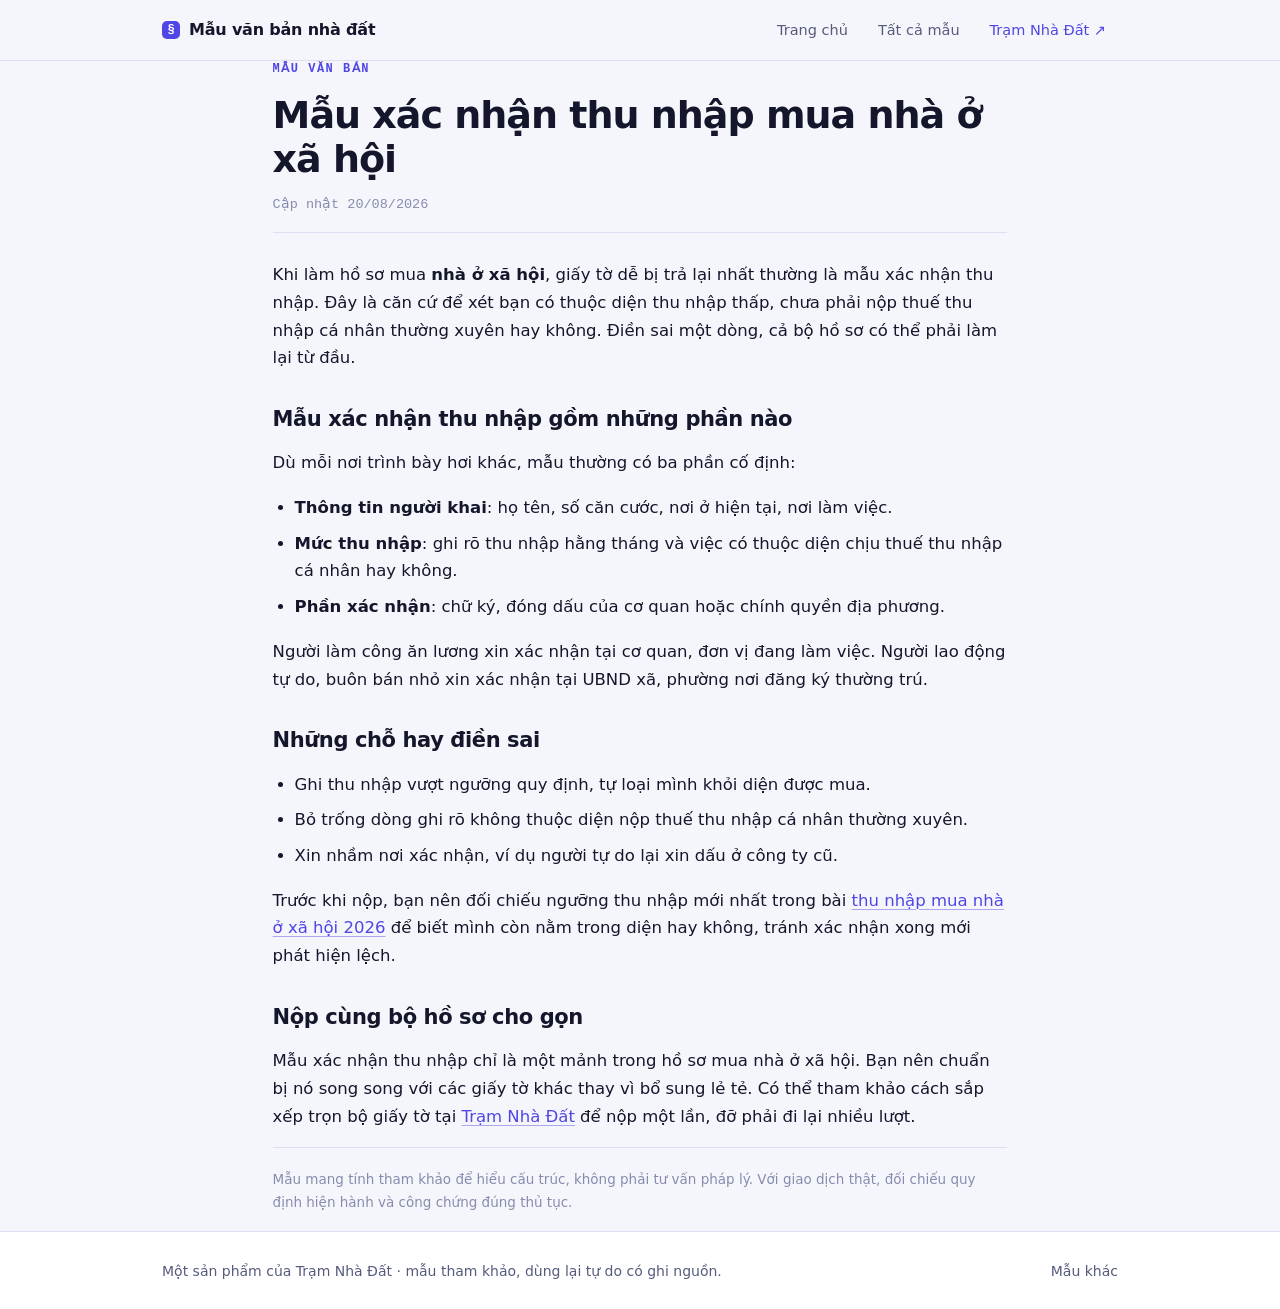
<file: public/mau/mau-xac-nhan-thu-nhap-mua-nha-o-xa-hoi/index.html>
<!doctype html>
<html lang="vi">
<head>
<meta charset="utf-8" />
<meta name="viewport" content="width=device-width, initial-scale=1" />
<title>Mẫu xác nhận thu nhập mua nhà ở xã hội</title>
<meta name="description" content="Cách đọc mẫu xác nhận thu nhập mua nhà ở xã hội, giải thích từng phần và các chỗ hay điền sai khiến hồ sơ bị trả lại phải làm lại." />
<link rel="canonical" href="https://maunhadat.onrender.com/mau/mau-xac-nhan-thu-nhap-mua-nha-o-xa-hoi/" />
<meta name="robots" content="index, follow, max-image-preview:large" />
<link rel="icon" href="../../favicon.svg" type="image/svg+xml" />
<meta property="og:type" content="article" />
<meta property="og:site_name" content="Mẫu văn bản nhà đất" />
<meta property="og:locale" content="vi_VN" />
<meta property="og:title" content="Mẫu xác nhận thu nhập mua nhà ở xã hội" />
<meta property="og:url" content="https://maunhadat.onrender.com/mau/mau-xac-nhan-thu-nhap-mua-nha-o-xa-hoi/" />
<meta property="og:image" content="https://maunhadat.onrender.com/og.png" />
<meta name="twitter:card" content="summary_large_image" />
<meta name="twitter:image" content="https://maunhadat.onrender.com/og.png" />
<link rel="stylesheet" href="../../assets/style.css" />
<script type="application/ld+json">
{"@context":"https://schema.org","@type":"Article","headline":"Mẫu xác nhận thu nhập mua nhà ở xã hội","datePublished":"2026-08-20","inLanguage":"vi","mainEntityOfPage":"https://maunhadat.onrender.com/mau/mau-xac-nhan-thu-nhap-mua-nha-o-xa-hoi/","publisher":{"@type":"Organization","name":"Mẫu văn bản nhà đất"}}
</script>
</head>
<body>
<header class="nav"><div class="wrap"><div class="row">
  <a class="brand" href="../../"><span class="dot">§</span>Mẫu văn bản nhà đất</a>
  <nav>
    <a href="../../">Trang chủ</a>
    <a href="../">Tất cả mẫu</a>
    <a class="ext" href="https://tramnhadat.com/" target="_blank" rel="noopener">Trạm Nhà Đất ↗</a>
  </nav>
</div></div></header>

<main class="wrap"><article class="article">
  <p class="cat">Mẫu văn bản</p>
  <h1>Mẫu xác nhận thu nhập mua nhà ở xã hội</h1>
  <p class="byline">Cập nhật 20/08/2026</p>

  <p>Khi làm hồ sơ mua <strong>nhà ở xã hội</strong>, giấy tờ dễ bị trả lại nhất thường là mẫu xác nhận thu nhập. Đây là căn cứ để xét bạn có thuộc diện thu nhập thấp, chưa phải nộp thuế thu nhập cá nhân thường xuyên hay không. Điền sai một dòng, cả bộ hồ sơ có thể phải làm lại từ đầu.</p>

<h2>Mẫu xác nhận thu nhập gồm những phần nào</h2>
<p>Dù mỗi nơi trình bày hơi khác, mẫu thường có ba phần cố định:</p>
<ul>
<li><strong>Thông tin người khai</strong>: họ tên, số căn cước, nơi ở hiện tại, nơi làm việc.</li>
<li><strong>Mức thu nhập</strong>: ghi rõ thu nhập hằng tháng và việc có thuộc diện chịu thuế thu nhập cá nhân hay không.</li>
<li><strong>Phần xác nhận</strong>: chữ ký, đóng dấu của cơ quan hoặc chính quyền địa phương.</li>
</ul>
<p>Người làm công ăn lương xin xác nhận tại cơ quan, đơn vị đang làm việc. Người lao động tự do, buôn bán nhỏ xin xác nhận tại UBND xã, phường nơi đăng ký thường trú.</p>

<h2>Những chỗ hay điền sai</h2>
<ul>
<li>Ghi thu nhập vượt ngưỡng quy định, tự loại mình khỏi diện được mua.</li>
<li>Bỏ trống dòng ghi rõ không thuộc diện nộp thuế thu nhập cá nhân thường xuyên.</li>
<li>Xin nhầm nơi xác nhận, ví dụ người tự do lại xin dấu ở công ty cũ.</li>
</ul>
<p>Trước khi nộp, bạn nên đối chiếu ngưỡng thu nhập mới nhất trong bài <a href="https://tramnhadat.com/thu-nhap-mua-nha-o-xa-hoi-2026/" target="_blank" rel="noopener">thu nhập mua nhà ở xã hội 2026</a> để biết mình còn nằm trong diện hay không, tránh xác nhận xong mới phát hiện lệch.</p>

<h2>Nộp cùng bộ hồ sơ cho gọn</h2>
<p>Mẫu xác nhận thu nhập chỉ là một mảnh trong hồ sơ mua nhà ở xã hội. Bạn nên chuẩn bị nó song song với các giấy tờ khác thay vì bổ sung lẻ tẻ. Có thể tham khảo cách sắp xếp trọn bộ giấy tờ tại <a href="https://tramnhadat.com/" target="_blank" rel="noopener">Trạm Nhà Đất</a> để nộp một lần, đỡ phải đi lại nhiều lượt.</p>

  <p class="disclaim">Mẫu mang tính tham khảo để hiểu cấu trúc, không phải tư vấn pháp lý. Với giao dịch thật, đối chiếu quy định hiện hành và công chứng đúng thủ tục.</p>
</article></main>

<footer><div class="wrap">
  <span>Một sản phẩm của <a href="https://tramnhadat.com/" target="_blank" rel="noopener">Trạm Nhà Đất</a> · mẫu tham khảo, dùng lại tự do có ghi nguồn.</span>
  <a href="../">Mẫu khác</a>
</div></footer>
</body>
</html>
</file>
<file: public/assets/style.css>
/* Mẫu văn bản & biểu mẫu nhà đất - hệ thiết kế riêng. Palette Chàm (indigo) + xám lạnh, CHỈ LIGHT.
   Font system sans + mono. Bo góc 8px. Không em-dash ở chuỗi hiển thị. Khác 10 nút còn lại. */
:root{
  --bg:#f5f6fb; --surface:#ffffff; --panel:#eaecf7; --line:#dde0f0;
  --ink:#14162b; --muted:#565b7e; --faint:#878cae;
  --accent:#4f46e5; --accent-2:#3f37c9; --accent-soft:rgba(79,70,229,.10);
  --ok:#2e7d46; --hero:#ecedfb; --hero-muted:#5a5f88;
  --r:8px; --maxw:1000px; --read:70ch;
  --sans:system-ui,-apple-system,'Segoe UI',Roboto,Arial,sans-serif;
  --mono:ui-monospace,'Cascadia Code','Segoe UI Mono',Consolas,monospace;
  --shadow:0 1px 2px rgba(20,22,43,.05),0 14px 34px -24px rgba(30,25,120,.28);
}
*{box-sizing:border-box}
html{scroll-behavior:smooth;-webkit-text-size-adjust:100%}
body{margin:0;background:var(--bg);color:var(--ink);font:16.5px/1.68 var(--sans);-webkit-font-smoothing:antialiased}
a{color:var(--accent);text-decoration:none;transition:color .15s}
a:hover{color:var(--accent-2)}
.wrap{max-width:var(--maxw);margin:0 auto;padding:0 22px}
.mono{font-family:var(--mono)}

.nav{position:sticky;top:0;z-index:20;background:color-mix(in srgb,var(--bg) 86%,transparent);
  backdrop-filter:blur(10px);border-bottom:1px solid var(--line)}
.nav .row{display:flex;align-items:center;gap:20px;height:60px}
.brand{font-weight:700;letter-spacing:-.2px;color:var(--ink);font-size:16px;display:flex;align-items:center;gap:9px}
.brand .dot{width:18px;height:18px;border-radius:5px;background:var(--accent);display:grid;place-items:center;color:#fff;font:800 12px/1 var(--mono)}
.nav nav{margin-left:auto;display:flex;gap:6px}
.nav nav a{color:var(--muted);font-size:14.5px;font-weight:500;padding:7px 12px;border-radius:6px}
.nav nav a:hover,.nav nav a[aria-current="page"]{color:var(--ink);background:var(--panel)}
.nav nav a.ext{color:var(--accent)}.nav nav a.ext:hover{background:var(--accent-soft)}

@media (prefers-reduced-motion:no-preference){.rise{opacity:0;transform:translateY(14px);animation:rise .55s cubic-bezier(.16,1,.3,1) forwards}@keyframes rise{to{opacity:1;transform:none}}}

.hero{background:var(--hero);color:var(--ink);border-bottom:3px solid var(--accent)}
.hero .wrap{padding:56px 22px 48px}
.kick{display:inline-flex;align-items:center;gap:10px;font:600 12px/1 var(--sans);letter-spacing:2px;text-transform:uppercase;color:var(--accent);margin:0 0 18px}
.kick::before{content:"";width:24px;height:2px;background:var(--accent)}
.hero h1{margin:0 0 14px;font-weight:700;font-size:clamp(29px,5vw,44px);line-height:1.13;letter-spacing:-1px;max-width:19ch}
.hero p{margin:0;color:var(--hero-muted);font-size:18px;max-width:60ch}

main{padding:46px 0 34px}
section{margin-bottom:44px}
h2{font-weight:700;font-size:23px;letter-spacing:-.4px;margin:0 0 8px}
.lead{color:var(--muted);margin:0 0 22px;max-width:64ch}
.rule{height:1px;background:var(--line);border:0;margin:0 0 22px}

/* Thẻ mẫu văn bản */
.cards{display:grid;grid-template-columns:1fr 1fr;gap:16px}
@media (max-width:660px){.cards{grid-template-columns:1fr}}
.card{background:var(--surface);border:1px solid var(--line);border-radius:var(--r);padding:22px;box-shadow:var(--shadow);
  display:flex;flex-direction:column;transition:transform .16s,border-color .16s}
.card:hover{transform:translateY(-2px);border-color:var(--accent)}
.card .tag{align-self:flex-start;font:600 11px var(--mono);letter-spacing:1px;text-transform:uppercase;color:var(--accent);
  background:var(--accent-soft);padding:3px 9px;border-radius:20px;margin-bottom:12px}
.card h3{margin:0 0 6px;font-size:18px;font-weight:700;letter-spacing:-.3px}
.card p{margin:0 0 14px;color:var(--muted);font-size:14.5px;flex:1 0 auto}
.card .go{font:600 14px var(--sans);color:var(--accent)}

.article{max-width:var(--read);margin:0 auto}
.article .cat{font:600 12px var(--mono);letter-spacing:1.5px;text-transform:uppercase;color:var(--accent)}
.article h1{font-weight:700;font-size:clamp(27px,4.5vw,38px);line-height:1.16;letter-spacing:-1px;margin:12px 0 14px}
.article .byline{color:var(--faint);font:500 13.5px var(--mono);padding-bottom:20px;border-bottom:1px solid var(--line);margin-bottom:28px}
.article h2{font-size:21px;margin:30px 0 12px}
.article p{margin:0 0 17px}
.article ul{margin:0 0 17px;padding-left:22px}
.article li{margin:0 0 8px}
.article a{text-decoration:underline;text-underline-offset:3px;text-decoration-thickness:1px;text-decoration-color:color-mix(in srgb,var(--accent) 45%,transparent)}
.article a:hover{text-decoration-color:var(--accent)}
.note{background:var(--panel);border-left:4px solid var(--accent);border-radius:0 var(--r) var(--r) 0;padding:16px 20px;font-size:14.5px}
.note strong{color:var(--accent-2)}
.disclaim{margin-top:34px;padding-top:20px;border-top:1px solid var(--line);color:var(--faint);font-size:13.5px}

footer{border-top:1px solid var(--line);background:var(--surface)}
footer .wrap{padding:28px 22px;color:var(--muted);font-size:14px;display:flex;gap:16px;flex-wrap:wrap;justify-content:space-between}
footer a{color:var(--muted)}footer a:hover{color:var(--accent)}
@media (max-width:660px){.hero .wrap{padding:40px 22px 34px}}
</file>
